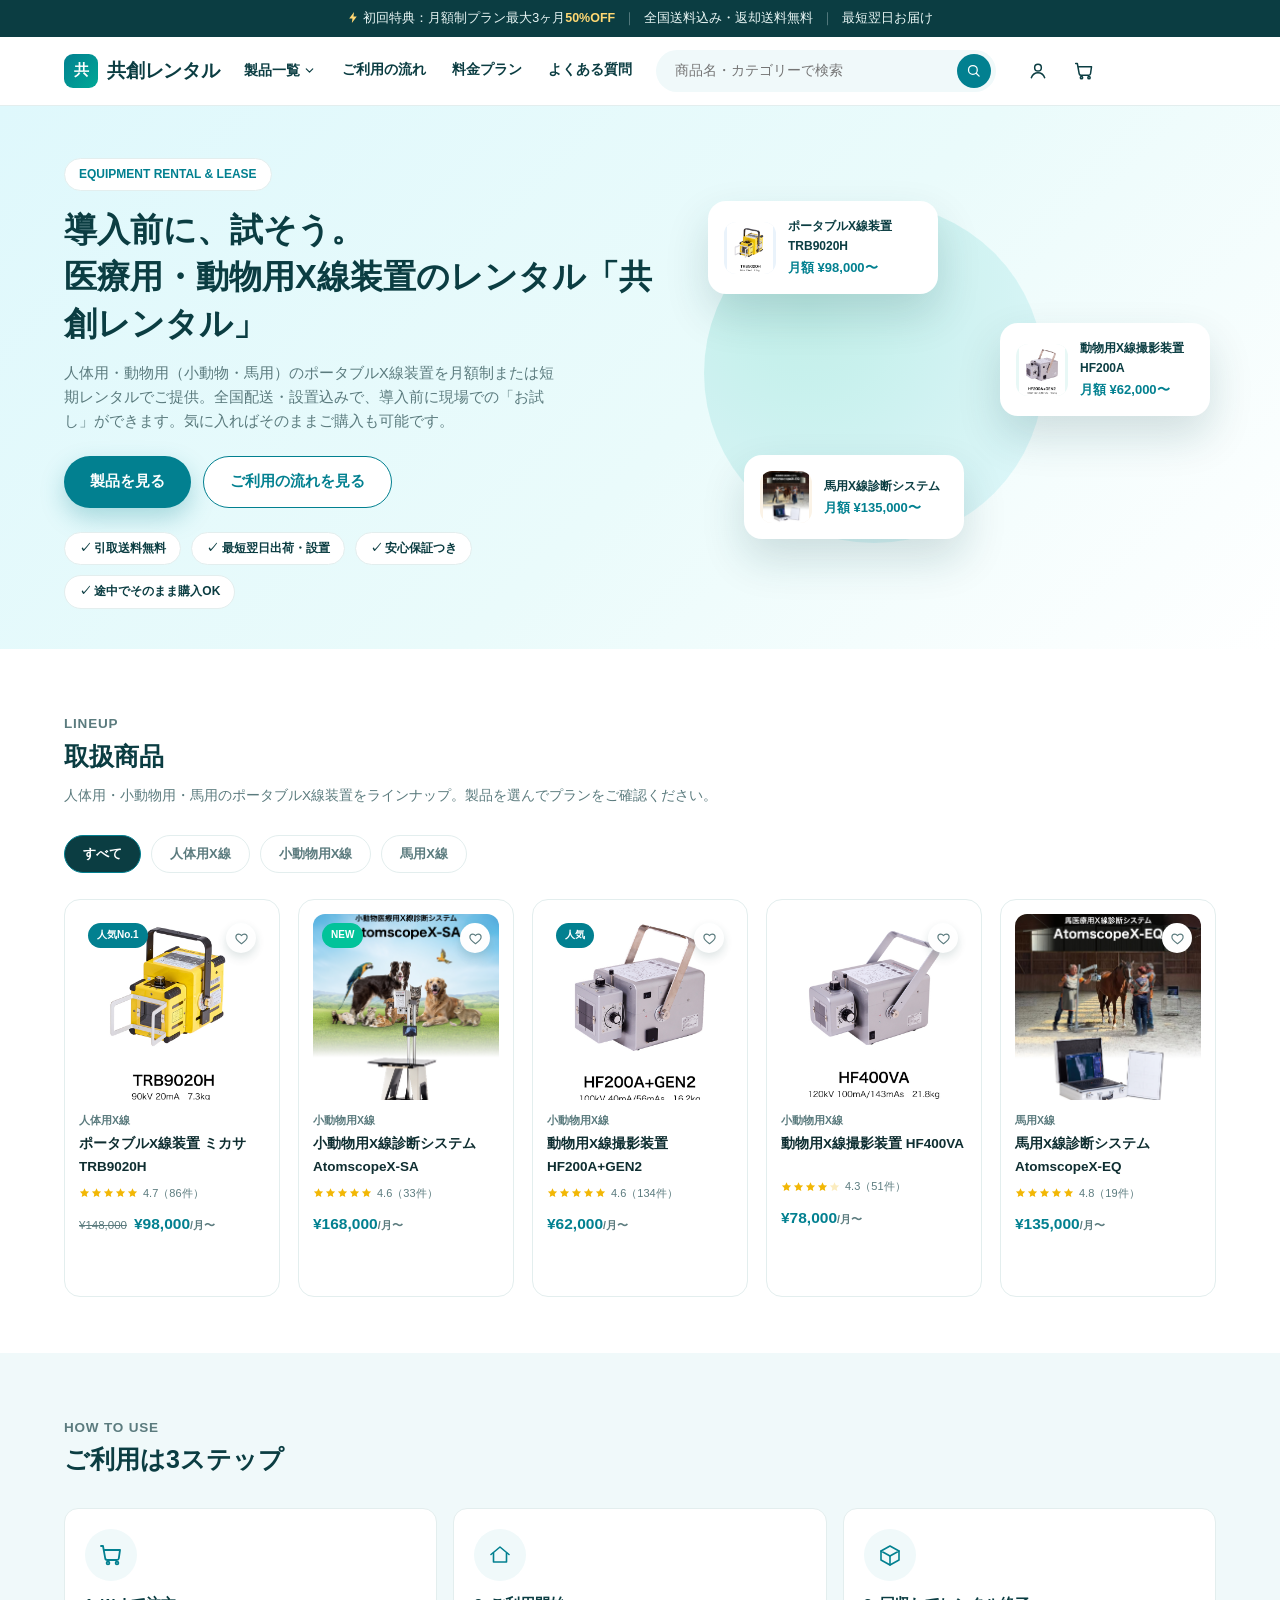
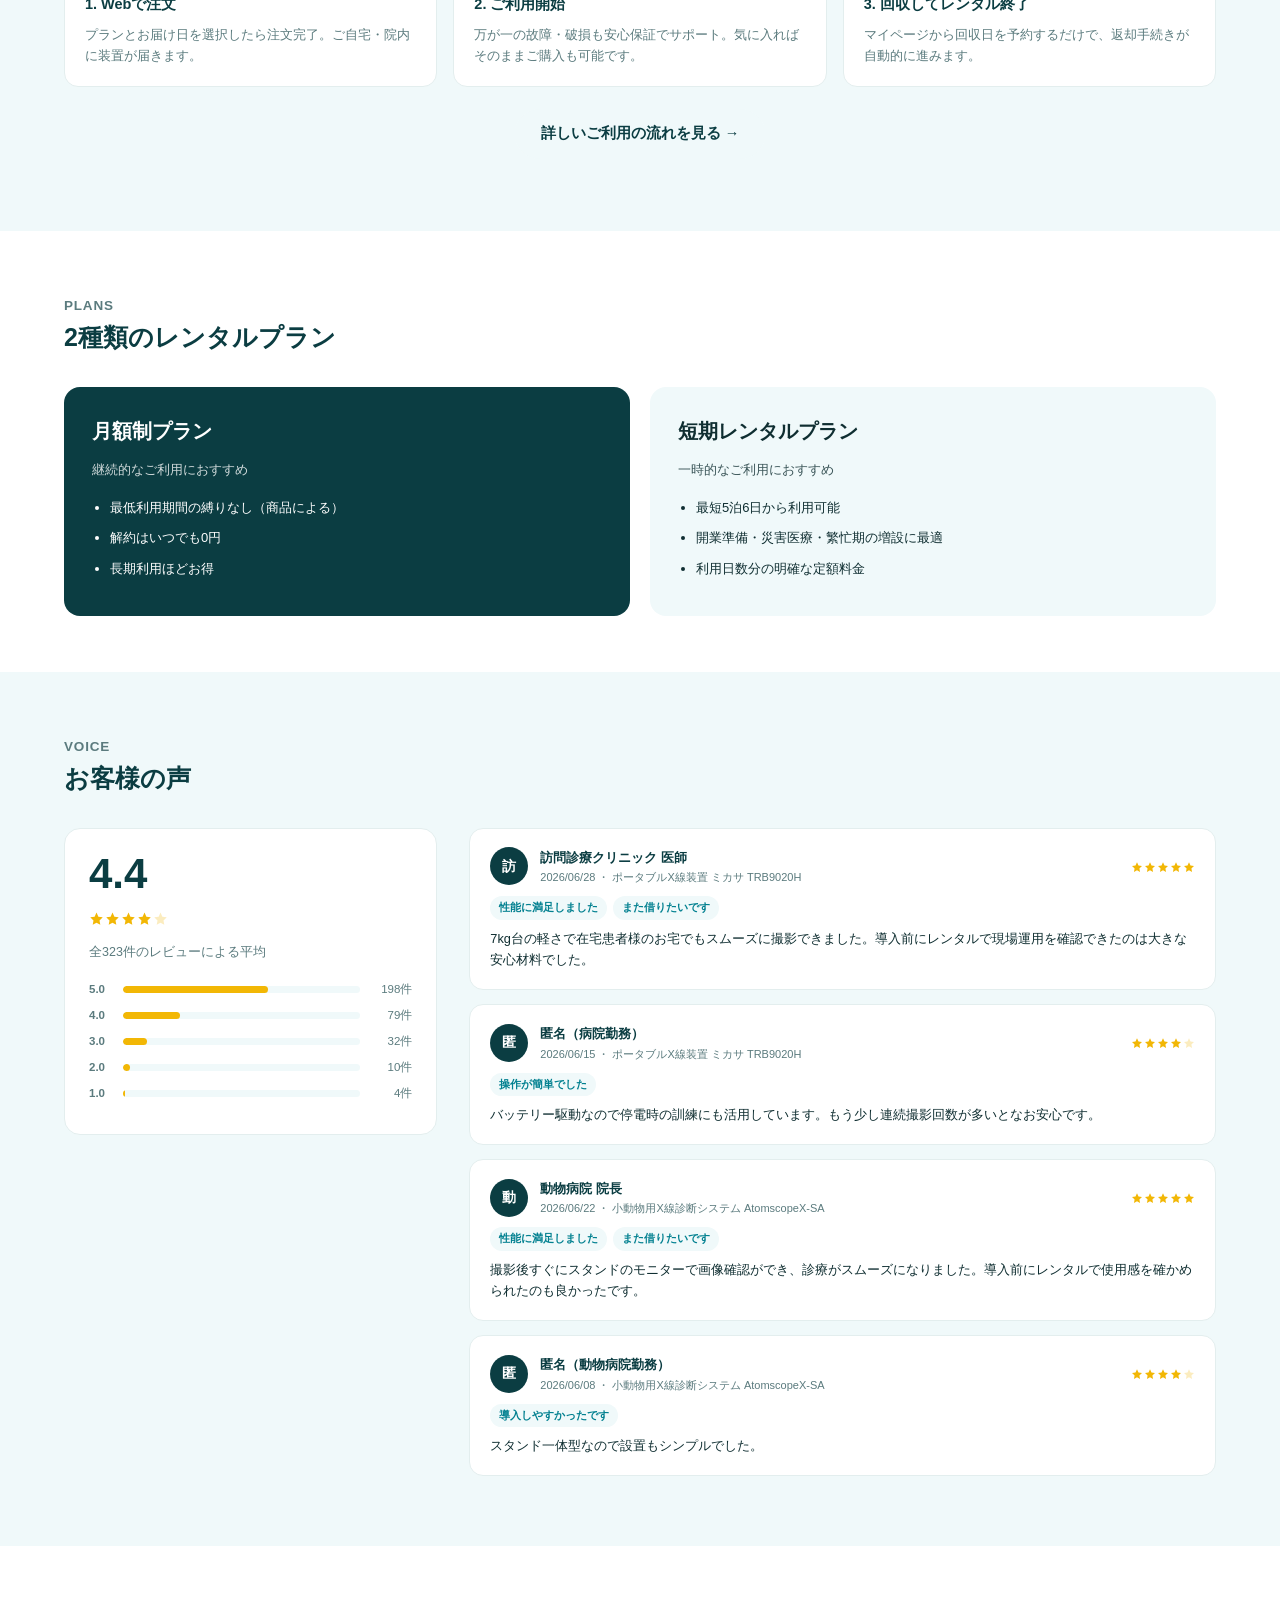
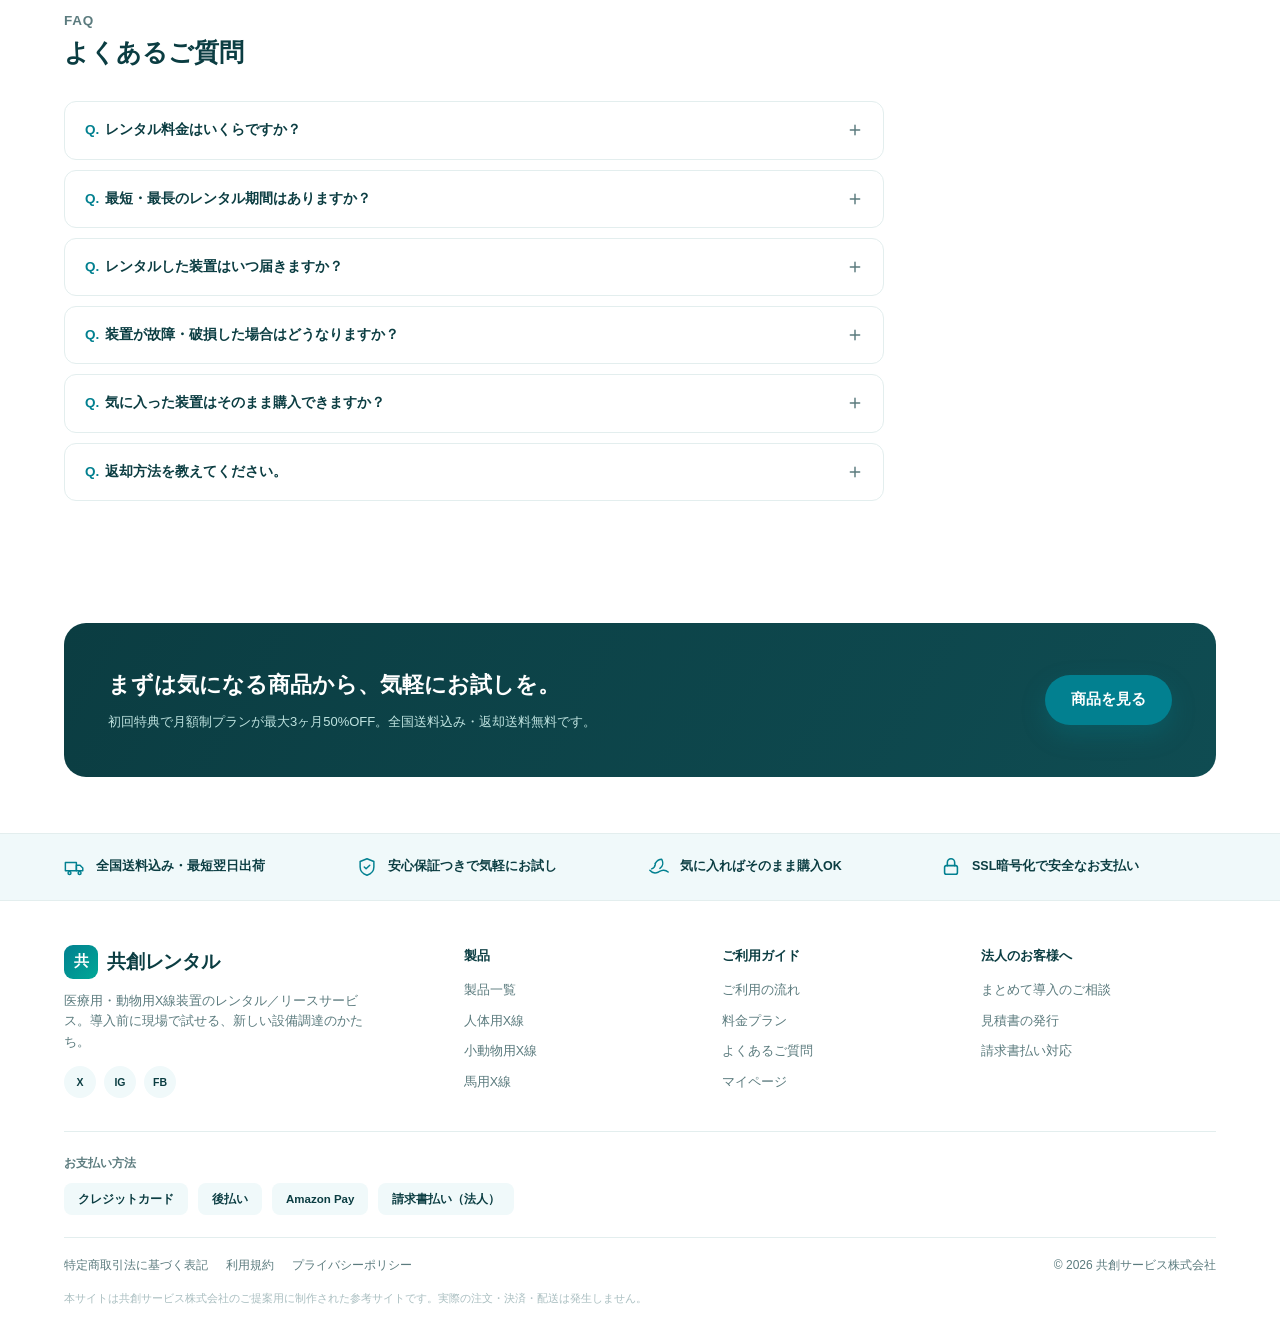
<file: index.html>
<!DOCTYPE html>
<html lang="ja">
<head>
<meta charset="UTF-8">
<meta name="viewport" content="width=device-width, initial-scale=1.0">
<title>共創レンタル ｜ 医療用・動物用X線装置のレンタル＆リース</title>
<link rel="stylesheet" href="style.css">
</head>
<body>

<div id="site-header"></div>

<section class="hero">
  <div class="hero-inner">
    <div>
      <span class="eyebrow">EQUIPMENT RENTAL &amp; LEASE</span>
      <h1>導入前に、試そう。<br>医療用・動物用X線装置のレンタル「共創レンタル」</h1>
      <p class="lead">人体用・動物用（小動物・馬用）のポータブルX線装置を月額制または短期レンタルでご提供。全国配送・設置込みで、導入前に現場での「お試し」ができます。気に入ればそのままご購入も可能です。</p>
      <div class="hero-ctas">
        <a class="btn btn-primary" href="#products">製品を見る</a>
        <a class="btn btn-outline" href="flow.html">ご利用の流れを見る</a>
      </div>
      <div class="hero-badges">
        <span class="badge">✓ 引取送料無料</span>
        <span class="badge">✓ 最短翌日出荷・設置</span>
        <span class="badge">✓ 安心保証つき</span>
        <span class="badge">✓ 途中でそのまま購入OK</span>
      </div>
    </div>
    <div class="hero-showcase" id="hero-showcase"></div>
  </div>
</section>

<div id="site-trust-anchor"></div>

<section class="section" id="products">
  <div class="wrap">
    <div class="section-head">
      <div>
        <p class="kicker">LINEUP</p>
        <h2 id="lineup-title">取扱製品</h2>
        <p>人体用・小動物用・馬用のポータブルX線装置をラインナップ。製品を選んでプランをご確認ください。</p>
      </div>
    </div>
    <div class="cat-chips" id="cat-chips"></div>
    <div class="product-grid" id="product-grid"></div>
  </div>
</section>

<section class="section section-alt">
  <div class="wrap">
    <div class="section-head">
      <div>
        <p class="kicker">HOW TO USE</p>
        <h2>ご利用は3ステップ</h2>
      </div>
    </div>
    <div class="box-grid-3">
      <div class="info-card">
        <div class="icon-circle" data-icon="cart"></div>
        <h4>1. Webで注文</h4>
        <p>プランとお届け日を選択したら注文完了。ご自宅・院内に装置が届きます。</p>
      </div>
      <div class="info-card">
        <div class="icon-circle" data-icon="home"></div>
        <h4>2. ご利用開始</h4>
        <p>万が一の故障・破損も安心保証でサポート。気に入ればそのままご購入も可能です。</p>
      </div>
      <div class="info-card">
        <div class="icon-circle" data-icon="box"></div>
        <h4>3. 回収してレンタル終了</h4>
        <p>マイページから回収日を予約するだけで、返却手続きが自動的に進みます。</p>
      </div>
    </div>
    <p style="text-align:center;margin-top:22px;">
      <a class="btn btn-ghost" href="flow.html">詳しいご利用の流れを見る →</a>
    </p>
  </div>
</section>

<section class="section" id="pricing">
  <div class="wrap">
    <div class="section-head">
      <div>
        <p class="kicker">PLANS</p>
        <h2>2種類のレンタルプラン</h2>
      </div>
    </div>
    <div class="plan-grid">
      <div class="plan-card plan-dark">
        <h3>月額制プラン</h3>
        <p class="sub">継続的なご利用におすすめ</p>
        <ul>
          <li>最低利用期間の縛りなし（商品による）</li>
          <li>解約はいつでも0円</li>
          <li>長期利用ほどお得</li>
        </ul>
      </div>
      <div class="plan-card plan-light">
        <h3>短期レンタルプラン</h3>
        <p class="sub">一時的なご利用におすすめ</p>
        <ul>
          <li>最短5泊6日から利用可能</li>
          <li>開業準備・災害医療・繁忙期の増設に最適</li>
          <li>利用日数分の明確な定額料金</li>
        </ul>
      </div>
    </div>
  </div>
</section>

<section class="section section-alt">
  <div class="wrap">
    <div class="section-head">
      <div>
        <p class="kicker">VOICE</p>
        <h2>お客様の声</h2>
      </div>
    </div>
    <div class="reviews-layout">
      <div class="rating-summary">
        <div class="rating-big">4.4</div>
        <div class="stars"></div>
        <div class="rating-count" id="review-total-count"></div>
        <div id="rating-bars"></div>
      </div>
      <div id="review-cards"></div>
    </div>
  </div>
</section>

<section class="section" id="faq">
  <div class="wrap">
    <div class="section-head">
      <div>
        <p class="kicker">FAQ</p>
        <h2>よくあるご質問</h2>
      </div>
    </div>
    <div class="accordion" id="faq-accordion"></div>
  </div>
</section>

<section class="section">
  <div class="wrap">
    <div class="cta-band">
      <div>
        <h3>まずは気になる商品から、気軽にお試しを。</h3>
        <p>初回特典で月額制プランが最大3ヶ月50%OFF。全国送料込み・返却送料無料です。</p>
      </div>
      <a class="btn btn-primary" href="#products">商品を見る</a>
    </div>
  </div>
</section>

<div id="site-footer"></div>

<script src="app.js"></script>
<script>
  mountChrome("");

  document.querySelectorAll("[data-icon]").forEach(el => { el.innerHTML = ICONS[el.dataset.icon] || ""; });

  // hero showcase mini cards
  document.getElementById("hero-showcase").innerHTML = `
    <div class="hero-blob" style="width:340px;height:340px;left:20px;top:10px;background:radial-gradient(circle at 30% 30%, #BDEDE7, #DFF8FC);opacity:.9;"></div>
    <div class="hero-card hc-1"><div class="thumb" style="background:${CATEGORY_META["人体用X線"].bgFrom};">${productImgHTML("trb9020h")}</div><div><div class="name">ポータブルX線装置 TRB9020H</div><div class="price">月額 ¥98,000〜</div></div></div>
    <div class="hero-card hc-2"><div class="thumb" style="background:${CATEGORY_META["馬用X線"].bgFrom};">${productImgHTML("atomscopexeq")}</div><div><div class="name">馬用X線診断システム</div><div class="price">月額 ¥135,000〜</div></div></div>
    <div class="hero-card hc-3"><div class="thumb" style="background:${CATEGORY_META["小動物用X線"].bgFrom};">${productImgHTML("hf200a")}</div><div><div class="name">動物用X線撮影装置 HF200A</div><div class="price">月額 ¥62,000〜</div></div></div>
  `;

  // ---- product grid with category filter + search ----
  const params = new URLSearchParams(location.search);
  let activeCat = params.get("cat") ? categoryByKey(params.get("cat")) : null;
  const query = (params.get("q") || "").trim().toLowerCase();

  function buildChips() {
    const cats = Object.keys(CATEGORY_META);
    const chipsHTML = [`<button class="chip ${!activeCat ? "active" : ""}" data-cat="">すべて</button>`]
      .concat(cats.map(c => `<button class="chip ${activeCat === c ? "active" : ""}" data-cat="${c}">${c}</button>`))
      .join("");
    document.getElementById("cat-chips").innerHTML = chipsHTML;
    document.querySelectorAll("[data-cat]").forEach(btn => {
      btn.addEventListener("click", () => {
        activeCat = btn.dataset.cat || null;
        buildChips();
        renderGrid();
      });
    });
  }

  function renderGrid() {
    let list = PRODUCTS.slice();
    if (activeCat) list = list.filter(p => p.category === activeCat);
    if (query) list = list.filter(p => (p.name + p.category + p.tagline).toLowerCase().includes(query));

    document.getElementById("lineup-title").textContent = query ? `「${query}」の検索結果` : (activeCat ? activeCat : "取扱商品");

    if (list.length === 0) {
      document.getElementById("product-grid").innerHTML = `<div class="empty-state" style="grid-column:1/-1;">該当する商品が見つかりませんでした。</div>`;
      return;
    }

    document.getElementById("product-grid").innerHTML = list.map(p => {
      const cat = CATEGORY_META[p.category];
      const onSale = !!p.monthlySale;
      return `
      <a class="product-card" href="product.html?id=${p.id}">
        <div class="product-thumb" style="background:linear-gradient(160deg, ${cat.bgFrom}, ${cat.bgTo});">
          ${productBadgeHTML(p)}
          <button class="wish-btn" type="button" onclick="event.preventDefault();this.classList.toggle('liked');">${ICONS.heart}</button>
          ${productImgHTML(p.id, p.name)}
        </div>
        <div class="product-cat">${p.category}</div>
        <p class="product-title">${p.name}</p>
        <div class="product-rating">${starRow(p.rating)} ${p.rating}（${p.reviews}件）</div>
        <div class="product-price-row">
          ${onSale ? `<span class="product-price-was">${yen(p.monthly)}</span>` : ""}
          <span class="product-price">${yen(onSale ? p.monthlySale : p.monthly)}<small>/月〜</small></span>
        </div>
        <button class="quick-add" data-quickadd="${p.id}">カートに追加</button>
      </a>`;
    }).join("");

    document.querySelectorAll("[data-quickadd]").forEach(btn => {
      btn.addEventListener("click", (e) => {
        e.preventDefault();
        const p = getProduct(btn.dataset.quickadd);
        addToCart({
          productId: p.id, name: p.name, icon: p.id,
          planLabel: "月額制プラン", condition: "点検済みリユース品",
          price: p.monthlySale || p.monthly, unit: "月額",
        });
        showToast("カートに追加しました");
      });
    });
  }
  buildChips();
  renderGrid();

  // ---- reviews summary (aggregate) ----
  const allReviews = PRODUCTS.flatMap(p => (p.reviewsList || []).map(r => ({ ...r, productName: p.name })));
  const totalBreakdown = [0,0,0,0,0];
  PRODUCTS.forEach(p => p.ratingBreakdown.forEach((c,i) => totalBreakdown[i]+=c));
  const totalCount = totalBreakdown.reduce((a,b)=>a+b,0);
  document.querySelector(".rating-summary .stars").innerHTML = starRow(4.4);
  document.getElementById("review-total-count").textContent = `全${totalCount.toLocaleString("ja-JP")}件のレビューによる平均`;
  document.getElementById("rating-bars").innerHTML = ratingBarsHTML(totalBreakdown);
  document.getElementById("review-cards").innerHTML = allReviews.slice(0,4).map(r => reviewCardHTML(r, r.productName)).join("");

  // ---- FAQ ----
  document.getElementById("faq-accordion").innerHTML = FAQS.map(f => `
    <div class="accordion-item">
      <div class="accordion-head"><span><span class="qmark">Q.</span>${f.q}</span>${ICONS.plus}</div>
      <div class="accordion-body"><div class="accordion-body-inner">${f.a}</div></div>
    </div>
  `).join("");
  initAccordions();
</script>
</body>
</html>
</file>
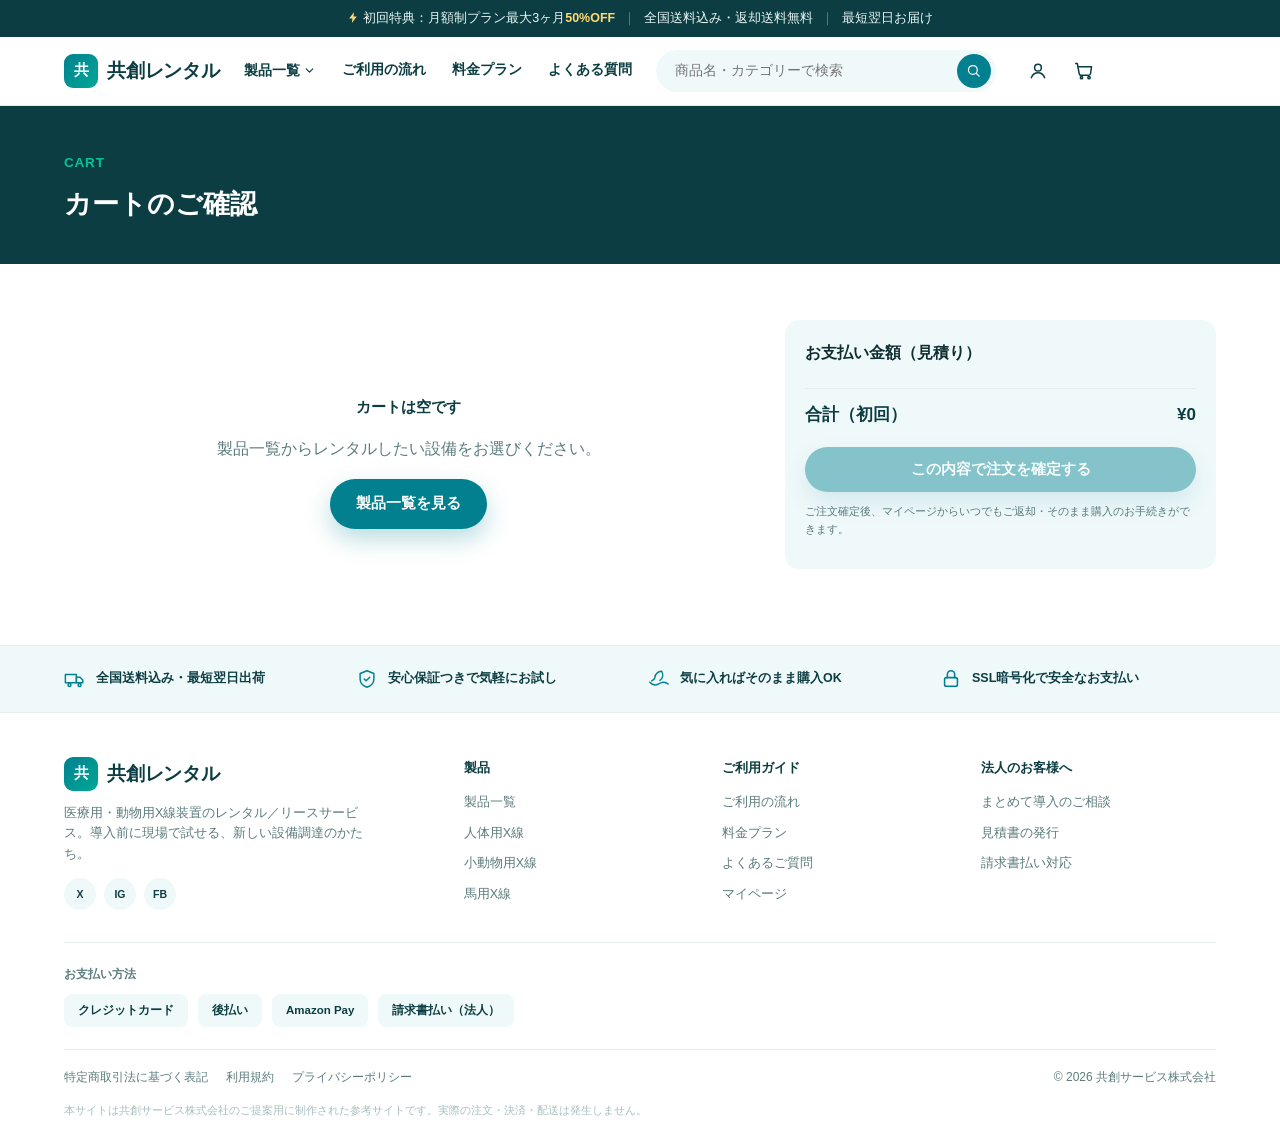
<file: cart.html>
<!DOCTYPE html>
<html lang="ja">
<head>
<meta charset="UTF-8">
<meta name="viewport" content="width=device-width, initial-scale=1.0">
<title>カート ｜ 共創レンタル</title>
<link rel="stylesheet" href="style.css">
</head>
<body>

<div id="site-header"></div>

<div class="page-hero">
  <div class="wrap">
    <p class="kicker">CART</p>
    <h1>カートのご確認</h1>
  </div>
</div>

<section class="section">
  <div class="wrap" id="cart-wrap" style="display:grid;grid-template-columns:1.6fr 1fr;gap:32px;align-items:start;">
    <div id="cart-list"></div>
    <div class="summary-box">
      <h4 style="margin-top:0;">お支払い金額（見積り）</h4>
      <div id="summary-rows"></div>
      <div class="summary-total"><span>合計（初回）</span><span id="summary-total">¥0</span></div>
      <button class="btn btn-primary" id="checkout-btn" style="width:100%;margin-top:18px;">この内容で注文を確定する</button>
      <p style="font-size:11px;color:var(--muted);margin-top:10px;">ご注文確定後、マイページからいつでもご返却・そのまま購入のお手続きができます。</p>
    </div>
  </div>
</section>

<div id="site-footer"></div>

<script src="app.js"></script>
<script>
  mountChrome("");

  function renderCart() {
    const cart = readCart();
    const listEl = document.getElementById("cart-list");
    const summaryEl = document.getElementById("summary-rows");
    const totalEl = document.getElementById("summary-total");

    if (cart.length === 0) {
      listEl.innerHTML = `<div class="empty-state">
        <p style="font-size:15px;font-weight:700;color:var(--dark);">カートは空です</p>
        <p>製品一覧からレンタルしたい設備をお選びください。</p>
        <a class="btn btn-primary" href="index.html">製品一覧を見る</a>
      </div>`;
      summaryEl.innerHTML = "";
      totalEl.textContent = "¥0";
      document.getElementById("checkout-btn").disabled = true;
      return;
    }

    listEl.innerHTML = cart.map((item, i) => {
      const p = getProduct(item.productId);
      const cat = p ? CATEGORY_META[p.category] : null;
      return `
      <div class="cart-row">
        <div class="thumb" style="background:${cat ? cat.bgFrom : "var(--cardbg)"};">${productImgHTML(item.icon, item.name)}</div>
        <div class="grow">
          <div class="name">${item.name}</div>
          <div class="meta">${item.planLabel}　/　${item.condition}${item.deliveryDate ? `　/　お届け予定日 ${item.deliveryDate}` : ""}</div>
          <button class="remove-btn" data-remove="${i}">削除</button>
        </div>
        <div class="price">${yen(item.price)}<div style="font-size:10.5px;font-weight:600;color:var(--muted);">/ ${item.unit}</div></div>
      </div>`;
    }).join("");

    let deliveryFee = cart.length * 8800;
    let subtotal = cart.reduce((a, b) => a + b.price, 0);
    summaryEl.innerHTML = `
      <div class="summary-row"><span>装置レンタル料金（${cart.length}点）</span><span>${yen(subtotal)}</span></div>
      <div class="summary-row"><span>配送・設置手数料</span><span>${yen(deliveryFee)}</span></div>
      <div class="summary-row"><span>返却（引取）送料</span><span>無料</span></div>
    `;
    totalEl.textContent = yen(subtotal + deliveryFee);
    document.getElementById("checkout-btn").disabled = false;

    listEl.querySelectorAll("[data-remove]").forEach(btn => {
      btn.addEventListener("click", () => {
        removeFromCart(parseInt(btn.dataset.remove, 10));
        updateCartBadge();
        renderCart();
      });
    });
  }

  document.getElementById("checkout-btn").addEventListener("click", () => {
    const cart = readCart();
    if (cart.length === 0) return;
    const orders = readOrders();
    const today = new Date().toISOString().slice(0, 10);
    cart.forEach((item) => {
      orders.unshift({
        id: "KS-" + Math.random().toString(36).slice(2, 8).toUpperCase(),
        productId: item.productId,
        name: item.name,
        icon: item.icon,
        planLabel: item.planLabel,
        price: item.price,
        status: "using",
        orderedAt: today,
      });
    });
    writeOrders(orders);
    clearCart();
    updateCartBadge();
    location.href = "mypage.html?ordered=1";
  });

  renderCart();
</script>
</body>
</html>
</file>
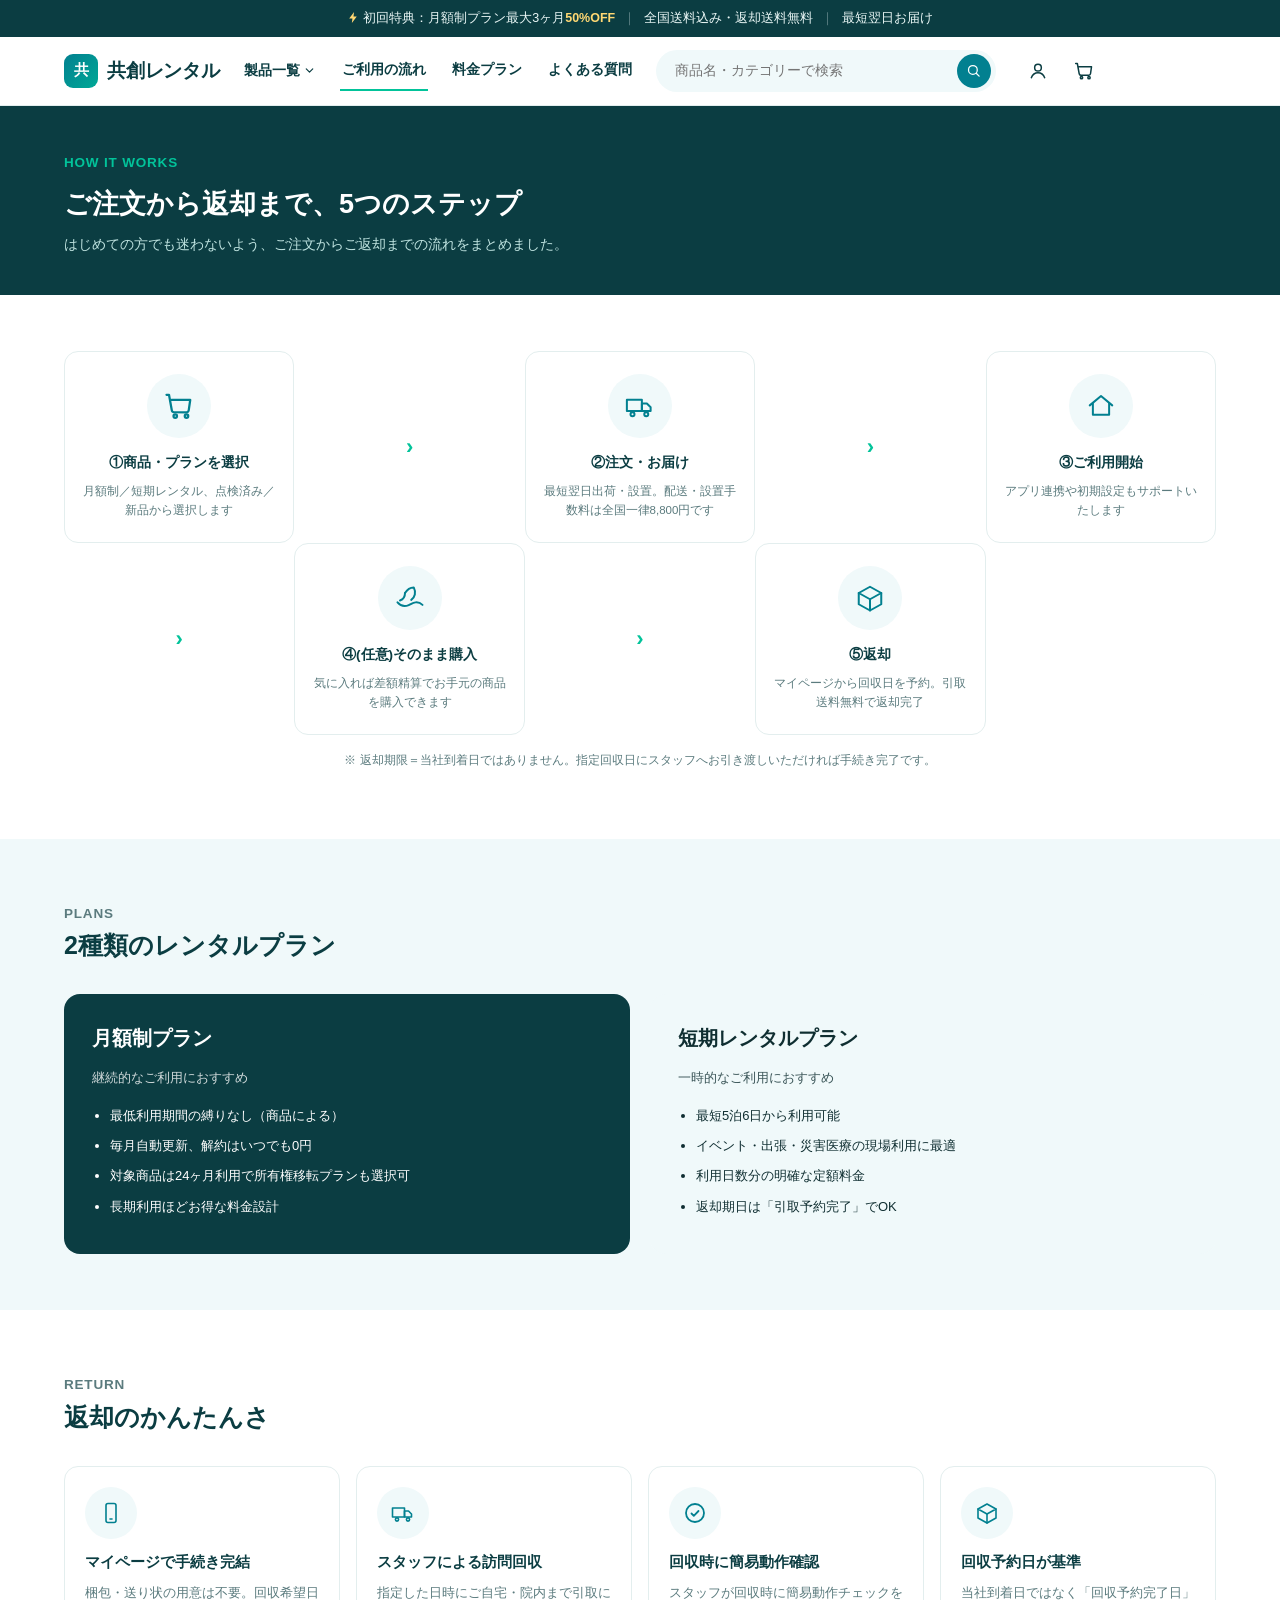
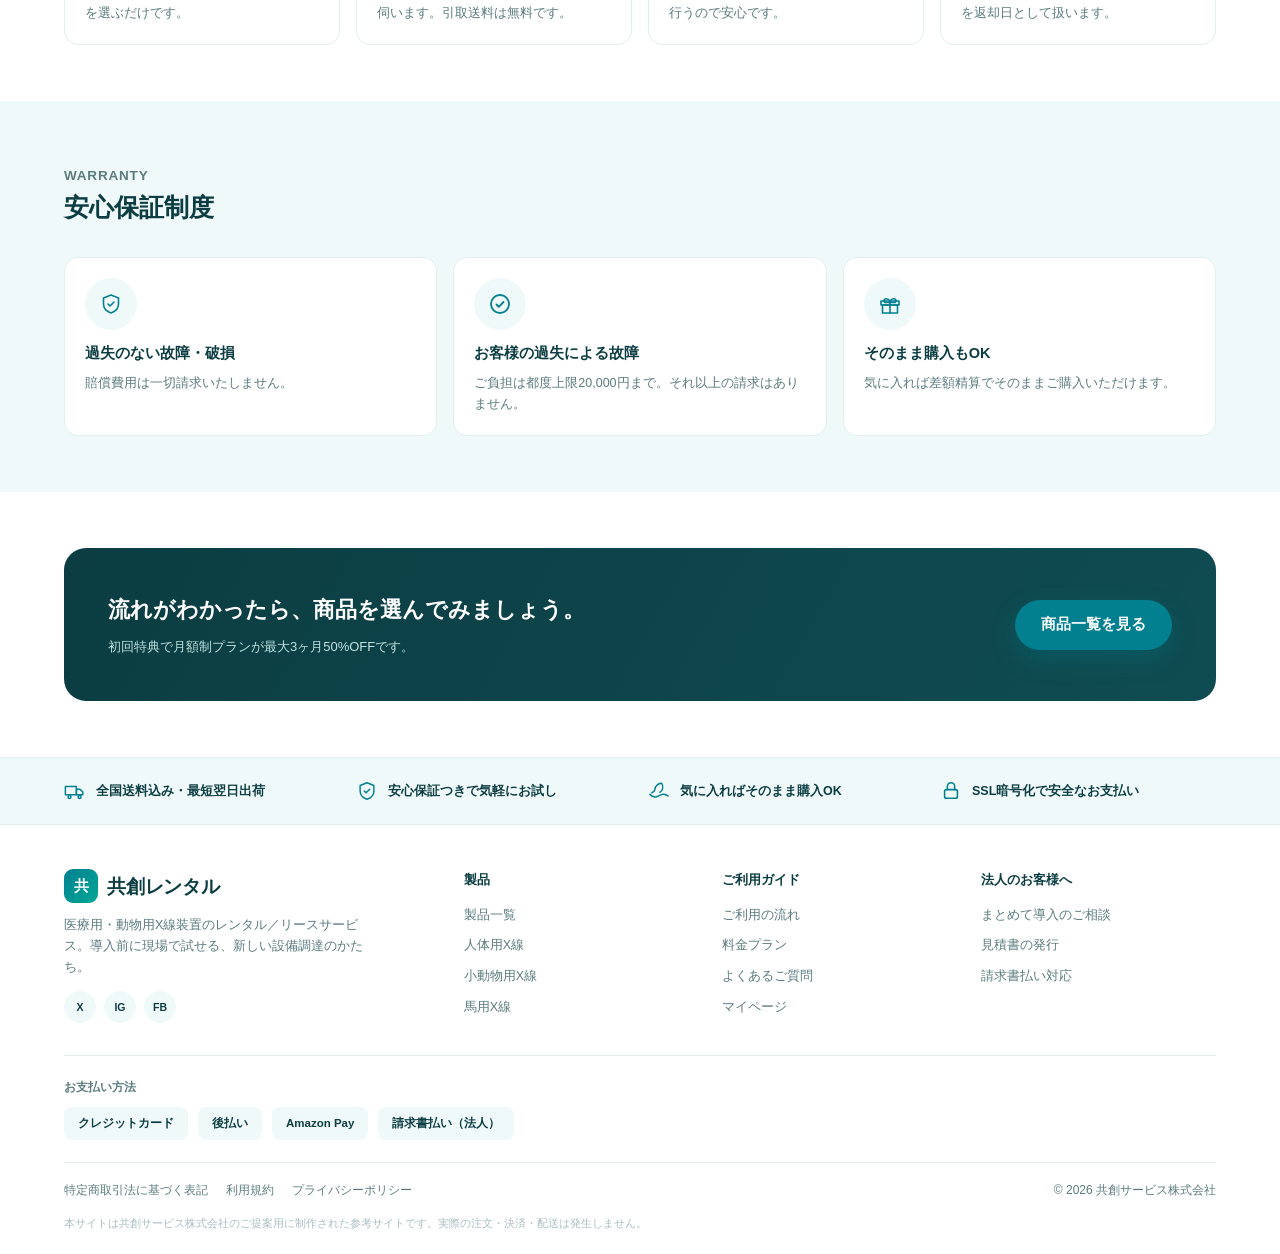
<file: flow.html>
<!DOCTYPE html>
<html lang="ja">
<head>
<meta charset="UTF-8">
<meta name="viewport" content="width=device-width, initial-scale=1.0">
<title>ご利用の流れ ｜ 共創レンタル</title>
<link rel="stylesheet" href="style.css">
</head>
<body>

<div id="site-header"></div>

<div class="page-hero">
  <div class="wrap">
    <p class="kicker">HOW IT WORKS</p>
    <h1>ご注文から返却まで、5つのステップ</h1>
    <p>はじめての方でも迷わないよう、ご注文からご返却までの流れをまとめました。</p>
  </div>
</div>

<section class="section">
  <div class="wrap">
    <div class="flow-steps">
      <div class="flow-step">
        <div class="icon-circle" data-icon="cart"></div>
        <h3>①商品・プランを選択</h3>
        <p>月額制／短期レンタル、点検済み／新品から選択します</p>
      </div>
      <div class="flow-arrow">›</div>
      <div class="flow-step">
        <div class="icon-circle" data-icon="truck"></div>
        <h3>②注文・お届け</h3>
        <p>最短翌日出荷・設置。配送・設置手数料は全国一律8,800円です</p>
      </div>
      <div class="flow-arrow">›</div>
      <div class="flow-step">
        <div class="icon-circle" data-icon="home"></div>
        <h3>③ご利用開始</h3>
        <p>アプリ連携や初期設定もサポートいたします</p>
      </div>
      <div class="flow-arrow">›</div>
      <div class="flow-step">
        <div class="icon-circle" data-icon="buy"></div>
        <h3>④(任意)そのまま購入</h3>
        <p>気に入れば差額精算でお手元の商品を購入できます</p>
      </div>
      <div class="flow-arrow">›</div>
      <div class="flow-step">
        <div class="icon-circle" data-icon="box"></div>
        <h3>⑤返却</h3>
        <p>マイページから回収日を予約。引取送料無料で返却完了</p>
      </div>
    </div>
    <p style="text-align:center;color:var(--muted);font-size:12px;margin-top:16px;">
      ※ 返却期限＝当社到着日ではありません。指定回収日にスタッフへお引き渡しいただければ手続き完了です。
    </p>
  </div>
</section>

<section class="section section-alt">
  <div class="wrap">
    <div class="section-head">
      <div>
        <p class="kicker">PLANS</p>
        <h2>2種類のレンタルプラン</h2>
      </div>
    </div>
    <div class="plan-grid">
      <div class="plan-card plan-dark">
        <h3>月額制プラン</h3>
        <p class="sub">継続的なご利用におすすめ</p>
        <ul>
          <li>最低利用期間の縛りなし（商品による）</li>
          <li>毎月自動更新、解約はいつでも0円</li>
          <li>対象商品は24ヶ月利用で所有権移転プランも選択可</li>
          <li>長期利用ほどお得な料金設計</li>
        </ul>
      </div>
      <div class="plan-card plan-light">
        <h3>短期レンタルプラン</h3>
        <p class="sub">一時的なご利用におすすめ</p>
        <ul>
          <li>最短5泊6日から利用可能</li>
          <li>イベント・出張・災害医療の現場利用に最適</li>
          <li>利用日数分の明確な定額料金</li>
          <li>返却期日は「引取予約完了」でOK</li>
        </ul>
      </div>
    </div>
  </div>
</section>

<section class="section">
  <div class="wrap">
    <div class="section-head">
      <div>
        <p class="kicker">RETURN</p>
        <h2>返却のかんたんさ</h2>
      </div>
    </div>
    <div class="box-grid-4">
      <div class="info-card">
        <div class="icon-circle" data-icon="mobile"></div>
        <h4>マイページで手続き完結</h4>
        <p>梱包・送り状の用意は不要。回収希望日を選ぶだけです。</p>
      </div>
      <div class="info-card">
        <div class="icon-circle" data-icon="truck"></div>
        <h4>スタッフによる訪問回収</h4>
        <p>指定した日時にご自宅・院内まで引取に伺います。引取送料は無料です。</p>
      </div>
      <div class="info-card">
        <div class="icon-circle" data-icon="check"></div>
        <h4>回収時に簡易動作確認</h4>
        <p>スタッフが回収時に簡易動作チェックを行うので安心です。</p>
      </div>
      <div class="info-card">
        <div class="icon-circle" data-icon="box"></div>
        <h4>回収予約日が基準</h4>
        <p>当社到着日ではなく「回収予約完了日」を返却日として扱います。</p>
      </div>
    </div>
  </div>
</section>

<section class="section section-alt">
  <div class="wrap">
    <div class="section-head">
      <div>
        <p class="kicker">WARRANTY</p>
        <h2>安心保証制度</h2>
      </div>
    </div>
    <div class="box-grid-3">
      <div class="info-card">
        <div class="icon-circle" data-icon="shield"></div>
        <h4>過失のない故障・破損</h4>
        <p>賠償費用は一切請求いたしません。</p>
      </div>
      <div class="info-card">
        <div class="icon-circle" data-icon="check"></div>
        <h4>お客様の過失による故障</h4>
        <p>ご負担は都度上限20,000円まで。それ以上の請求はありません。</p>
      </div>
      <div class="info-card">
        <div class="icon-circle" data-icon="gift"></div>
        <h4>そのまま購入もOK</h4>
        <p>気に入れば差額精算でそのままご購入いただけます。</p>
      </div>
    </div>
  </div>
</section>

<section class="section">
  <div class="wrap">
    <div class="cta-band">
      <div>
        <h3>流れがわかったら、商品を選んでみましょう。</h3>
        <p>初回特典で月額制プランが最大3ヶ月50%OFFです。</p>
      </div>
      <a class="btn btn-primary" href="index.html#products">商品一覧を見る</a>
    </div>
  </div>
</section>

<div id="site-footer"></div>

<script src="app.js"></script>
<script>
  mountChrome("flow");
  document.querySelectorAll("[data-icon]").forEach(el => { el.innerHTML = ICONS[el.dataset.icon] || ""; });
</script>
</body>
</html>
</file>
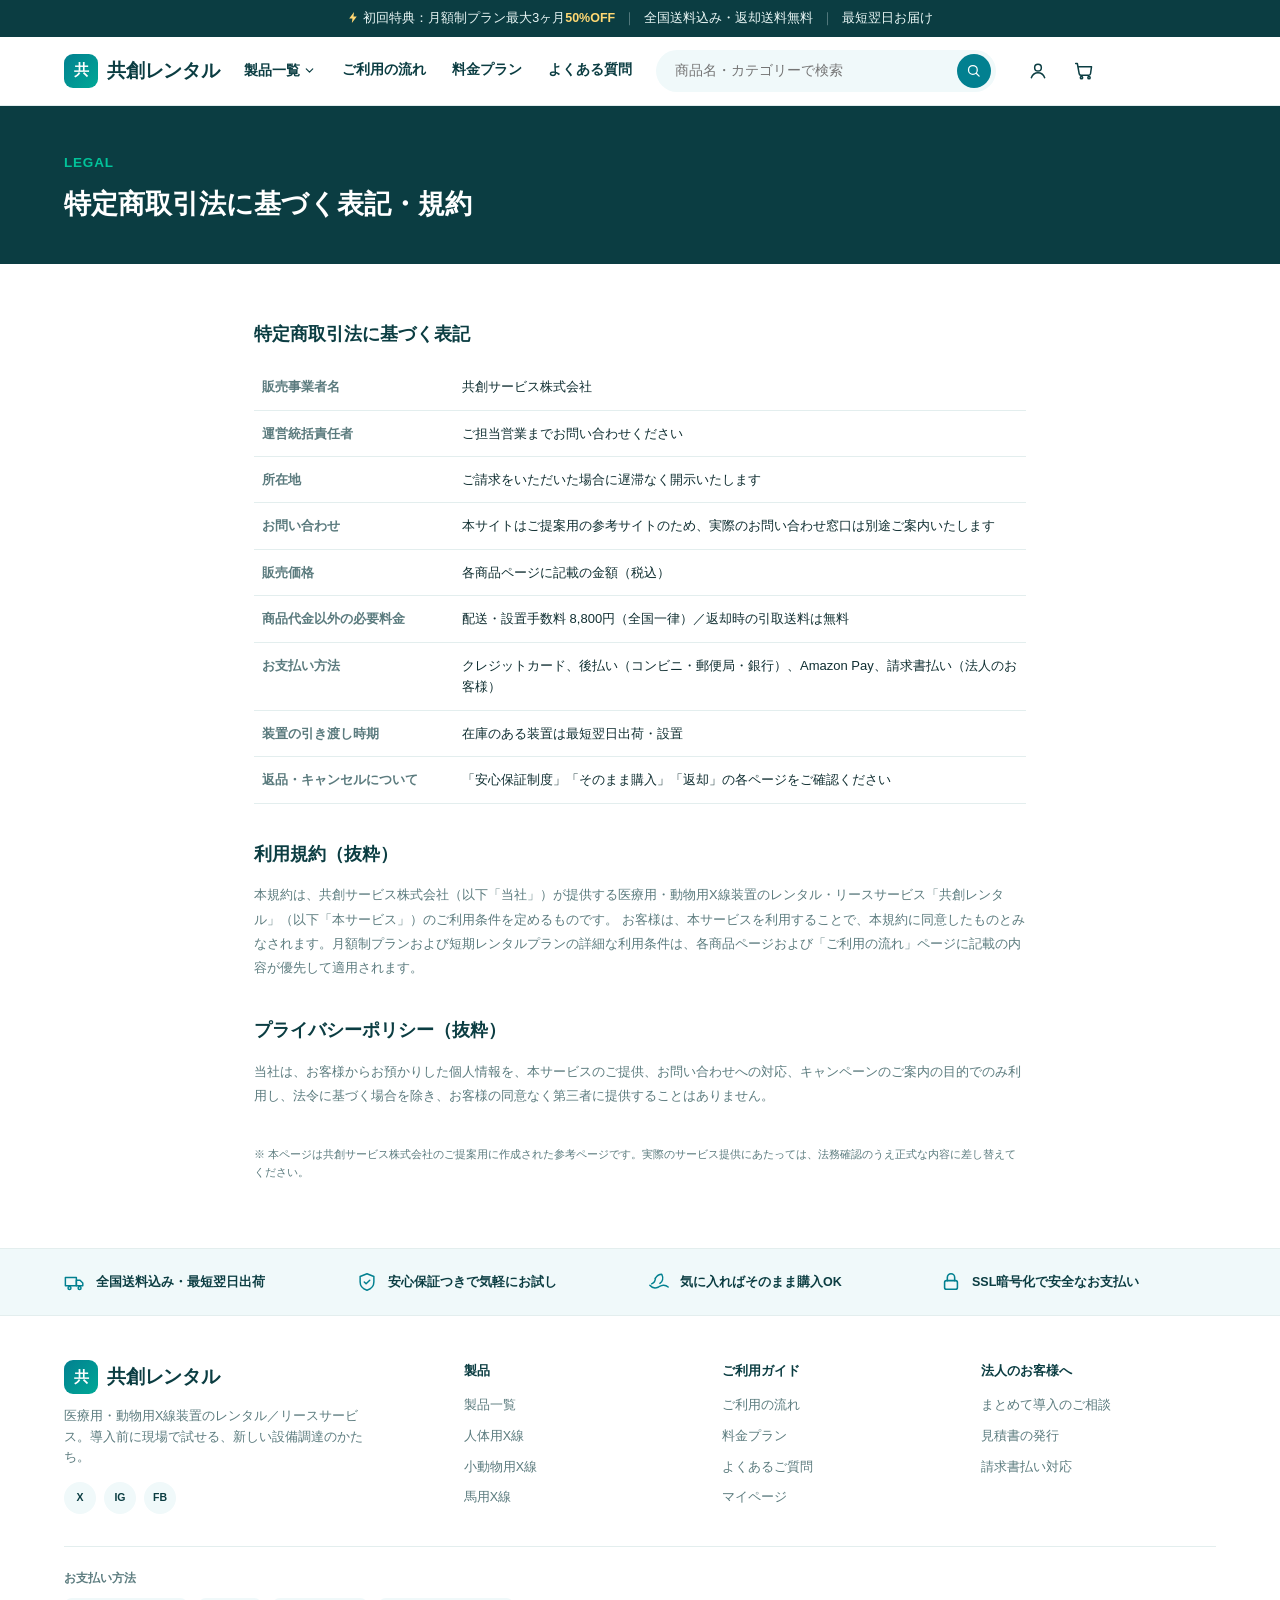
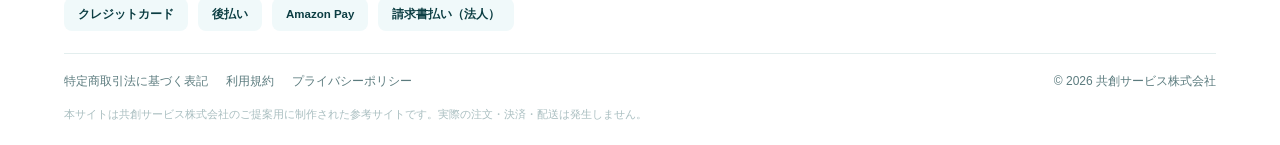
<file: legal.html>
<!DOCTYPE html>
<html lang="ja">
<head>
<meta charset="UTF-8">
<meta name="viewport" content="width=device-width, initial-scale=1.0">
<title>特定商取引法に基づく表記 ｜ 共創レンタル</title>
<link rel="stylesheet" href="style.css">
</head>
<body>

<div id="site-header"></div>

<div class="page-hero">
  <div class="wrap">
    <p class="kicker">LEGAL</p>
    <h1>特定商取引法に基づく表記・規約</h1>
  </div>
</div>

<section class="section">
  <div class="wrap" style="max-width:820px;">

    <div class="legal-block">
      <h2>特定商取引法に基づく表記</h2>
      <table class="legal-table">
        <tr><td>販売事業者名</td><td>共創サービス株式会社</td></tr>
        <tr><td>運営統括責任者</td><td>ご担当営業までお問い合わせください</td></tr>
        <tr><td>所在地</td><td>ご請求をいただいた場合に遅滞なく開示いたします</td></tr>
        <tr><td>お問い合わせ</td><td>本サイトはご提案用の参考サイトのため、実際のお問い合わせ窓口は別途ご案内いたします</td></tr>
        <tr><td>販売価格</td><td>各商品ページに記載の金額（税込）</td></tr>
        <tr><td>商品代金以外の必要料金</td><td>配送・設置手数料 8,800円（全国一律）／返却時の引取送料は無料</td></tr>
        <tr><td>お支払い方法</td><td>クレジットカード、後払い（コンビニ・郵便局・銀行）、Amazon Pay、請求書払い（法人のお客様）</td></tr>
        <tr><td>装置の引き渡し時期</td><td>在庫のある装置は最短翌日出荷・設置</td></tr>
        <tr><td>返品・キャンセルについて</td><td>「安心保証制度」「そのまま購入」「返却」の各ページをご確認ください</td></tr>
      </table>
    </div>

    <div class="legal-block" id="terms">
      <h2>利用規約（抜粋）</h2>
      <p style="font-size:12.8px;color:var(--muted);line-height:1.9;">
        本規約は、共創サービス株式会社（以下「当社」）が提供する医療用・動物用X線装置のレンタル・リースサービス「共創レンタル」（以下「本サービス」）のご利用条件を定めるものです。
        お客様は、本サービスを利用することで、本規約に同意したものとみなされます。月額制プランおよび短期レンタルプランの詳細な利用条件は、各商品ページおよび「ご利用の流れ」ページに記載の内容が優先して適用されます。
      </p>
    </div>

    <div class="legal-block" id="privacy">
      <h2>プライバシーポリシー（抜粋）</h2>
      <p style="font-size:12.8px;color:var(--muted);line-height:1.9;">
        当社は、お客様からお預かりした個人情報を、本サービスのご提供、お問い合わせへの対応、キャンペーンのご案内の目的でのみ利用し、法令に基づく場合を除き、お客様の同意なく第三者に提供することはありません。
      </p>
    </div>

    <p style="font-size:11px;color:var(--muted);">※ 本ページは共創サービス株式会社のご提案用に作成された参考ページです。実際のサービス提供にあたっては、法務確認のうえ正式な内容に差し替えてください。</p>
  </div>
</section>

<div id="site-footer"></div>

<script src="app.js"></script>
<script>
  mountChrome("");
</script>
</body>
</html>
</file>
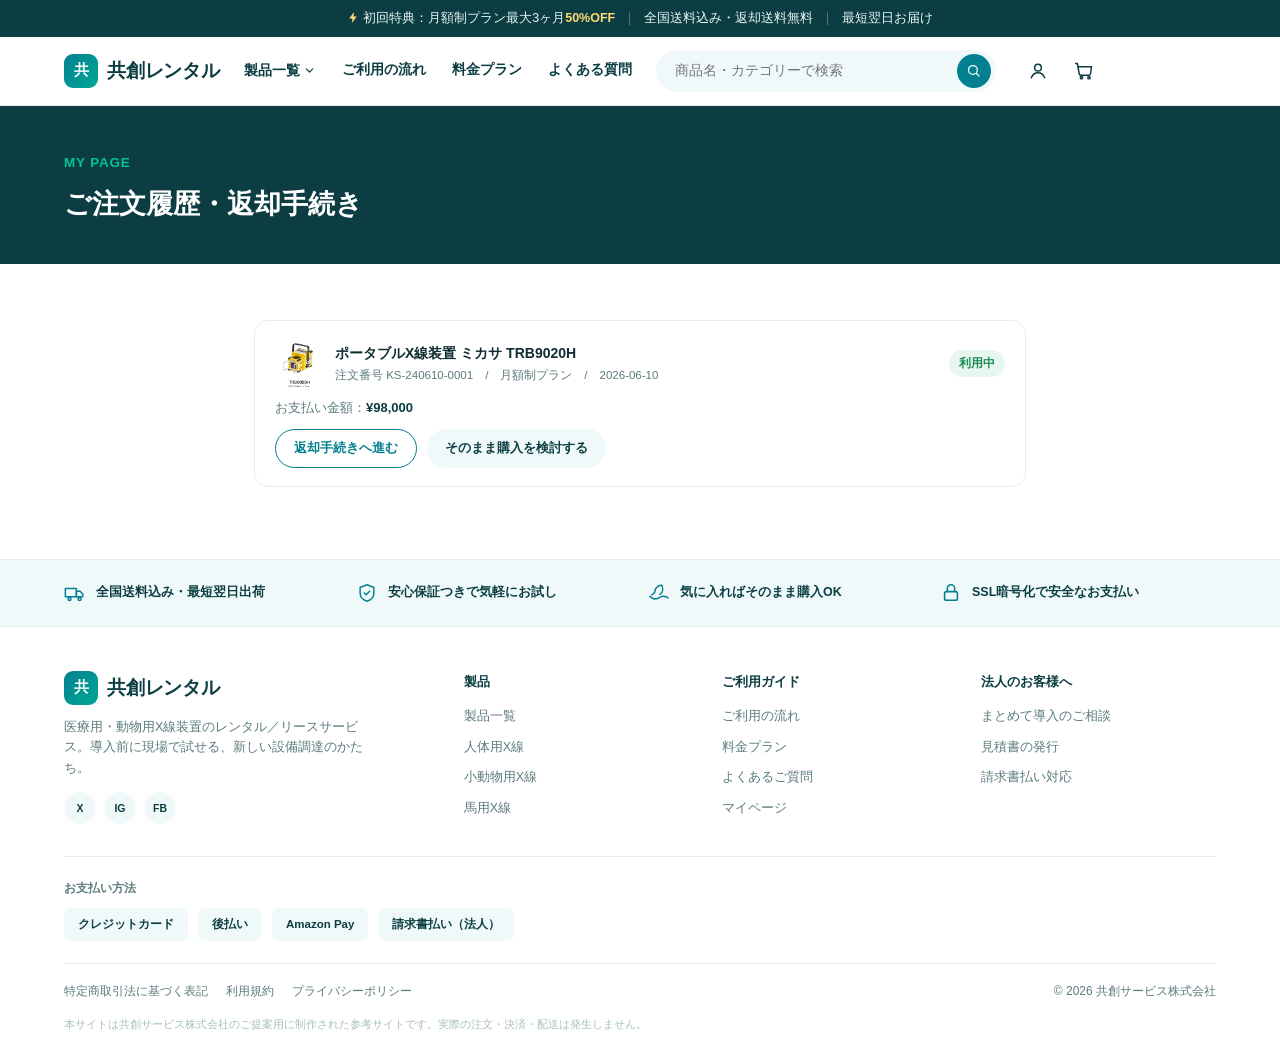
<file: mypage.html>
<!DOCTYPE html>
<html lang="ja">
<head>
<meta charset="UTF-8">
<meta name="viewport" content="width=device-width, initial-scale=1.0">
<title>マイページ ｜ 共創レンタル</title>
<link rel="stylesheet" href="style.css">
</head>
<body>

<div id="site-header"></div>

<div class="page-hero">
  <div class="wrap">
    <p class="kicker">MY PAGE</p>
    <h1>ご注文履歴・返却手続き</h1>
  </div>
</div>

<section class="section">
  <div class="wrap" style="max-width:820px;">
    <div id="orders-list"></div>
  </div>
</section>

<div id="return-modal" style="display:none;position:fixed;inset:0;background:rgba(11,61,66,.55);z-index:200;align-items:center;justify-content:center;">
  <div style="background:#fff;border-radius:16px;padding:28px;max-width:380px;width:90%;text-align:center;">
    <p class="step-badge">返却（引取）手続き</p>
    <h3 style="margin:6px 0 10px;font-size:17px;">回収受付コード</h3>
    <p style="font-size:12.5px;color:var(--muted);margin:0 0 6px;">ご希望の回収日：最短2営業日後。訪問スタッフにこちらのコードをご提示ください</p>
    <div class="barcode"></div>
    <p style="font-size:11px;color:var(--muted);">梱包・送り状の用意は不要です。引取送料は無料です。</p>
    <div style="display:flex;gap:10px;margin-top:16px;">
      <button class="btn btn-ghost" id="modal-cancel" style="flex:1;">閉じる</button>
      <button class="btn btn-primary" id="modal-confirm" style="flex:1;">返却手続きを完了する</button>
    </div>
  </div>
</div>

<div id="site-footer"></div>

<script src="app.js"></script>
<script>
  mountChrome("");
  seedOrderIfEmpty();
  let targetOrderId = null;

  function productIconOf(order) {
    return order.icon || (getProduct(order.productId) || {}).id || "trb9020h";
  }
  function productCatBg(order) {
    const p = getProduct(order.productId);
    return p ? CATEGORY_META[p.category].bgFrom : "var(--cardbg)";
  }

  function renderOrders() {
    const orders = readOrders();
    const el = document.getElementById("orders-list");
    if (orders.length === 0) {
      el.innerHTML = `<div class="empty-state"><p>ご注文履歴はまだありません。</p><a class="btn btn-primary" href="index.html">商品を見てみる</a></div>`;
      return;
    }
    el.innerHTML = orders.map(o => `
      <div class="order-card">
        <div class="head">
          <div style="display:flex;align-items:center;gap:12px;">
            <div class="thumb" style="width:48px;height:48px;border-radius:10px;background:${productCatBg(o)};display:flex;align-items:center;justify-content:center;overflow:hidden;">
              ${productImgHTML(productIconOf(o), o.name)}
            </div>
            <div>
              <div style="font-weight:700;font-size:14px;">${o.name || (getProduct(o.productId) || {}).name || "商品"}</div>
              <div style="font-size:11.5px;color:var(--muted);">注文番号 ${o.id}　/　${o.planLabel}　/　${o.orderedAt}</div>
            </div>
          </div>
          <span class="status-pill ${o.status === "using" ? "status-using" : "status-returned"}">${o.status === "using" ? "利用中" : "返却済み"}</span>
        </div>
        <div style="font-size:13px;color:var(--muted);margin-bottom:10px;">お支払い金額：<b style="color:var(--dark);">${yen(o.price)}</b></div>
        <div style="display:flex;gap:10px;">
          ${o.status === "using" ? `<button class="btn btn-outline btn-sm" data-return="${o.id}">返却手続きへ進む</button>
          <a class="btn btn-ghost btn-sm" href="product.html?id=${o.productId}">そのまま購入を検討する</a>` : `<span style="font-size:12px;color:var(--muted);">ご利用ありがとうございました</span>`}
        </div>
      </div>
    `).join("");

    el.querySelectorAll("[data-return]").forEach(btn => {
      btn.addEventListener("click", () => {
        targetOrderId = btn.dataset.return;
        document.getElementById("return-modal").style.display = "flex";
      });
    });
  }

  document.getElementById("modal-cancel").addEventListener("click", () => {
    document.getElementById("return-modal").style.display = "none";
  });
  document.getElementById("modal-confirm").addEventListener("click", () => {
    const orders = readOrders();
    const idx = orders.findIndex(o => o.id === targetOrderId);
    if (idx >= 0) orders[idx].status = "returned";
    writeOrders(orders);
    document.getElementById("return-modal").style.display = "none";
    showToast("返却手続きが完了しました");
    renderOrders();
  });

  if (new URLSearchParams(location.search).get("ordered") === "1") {
    setTimeout(() => showToast("ご注文ありがとうございます"), 300);
  }

  renderOrders();
</script>
</body>
</html>
</file>
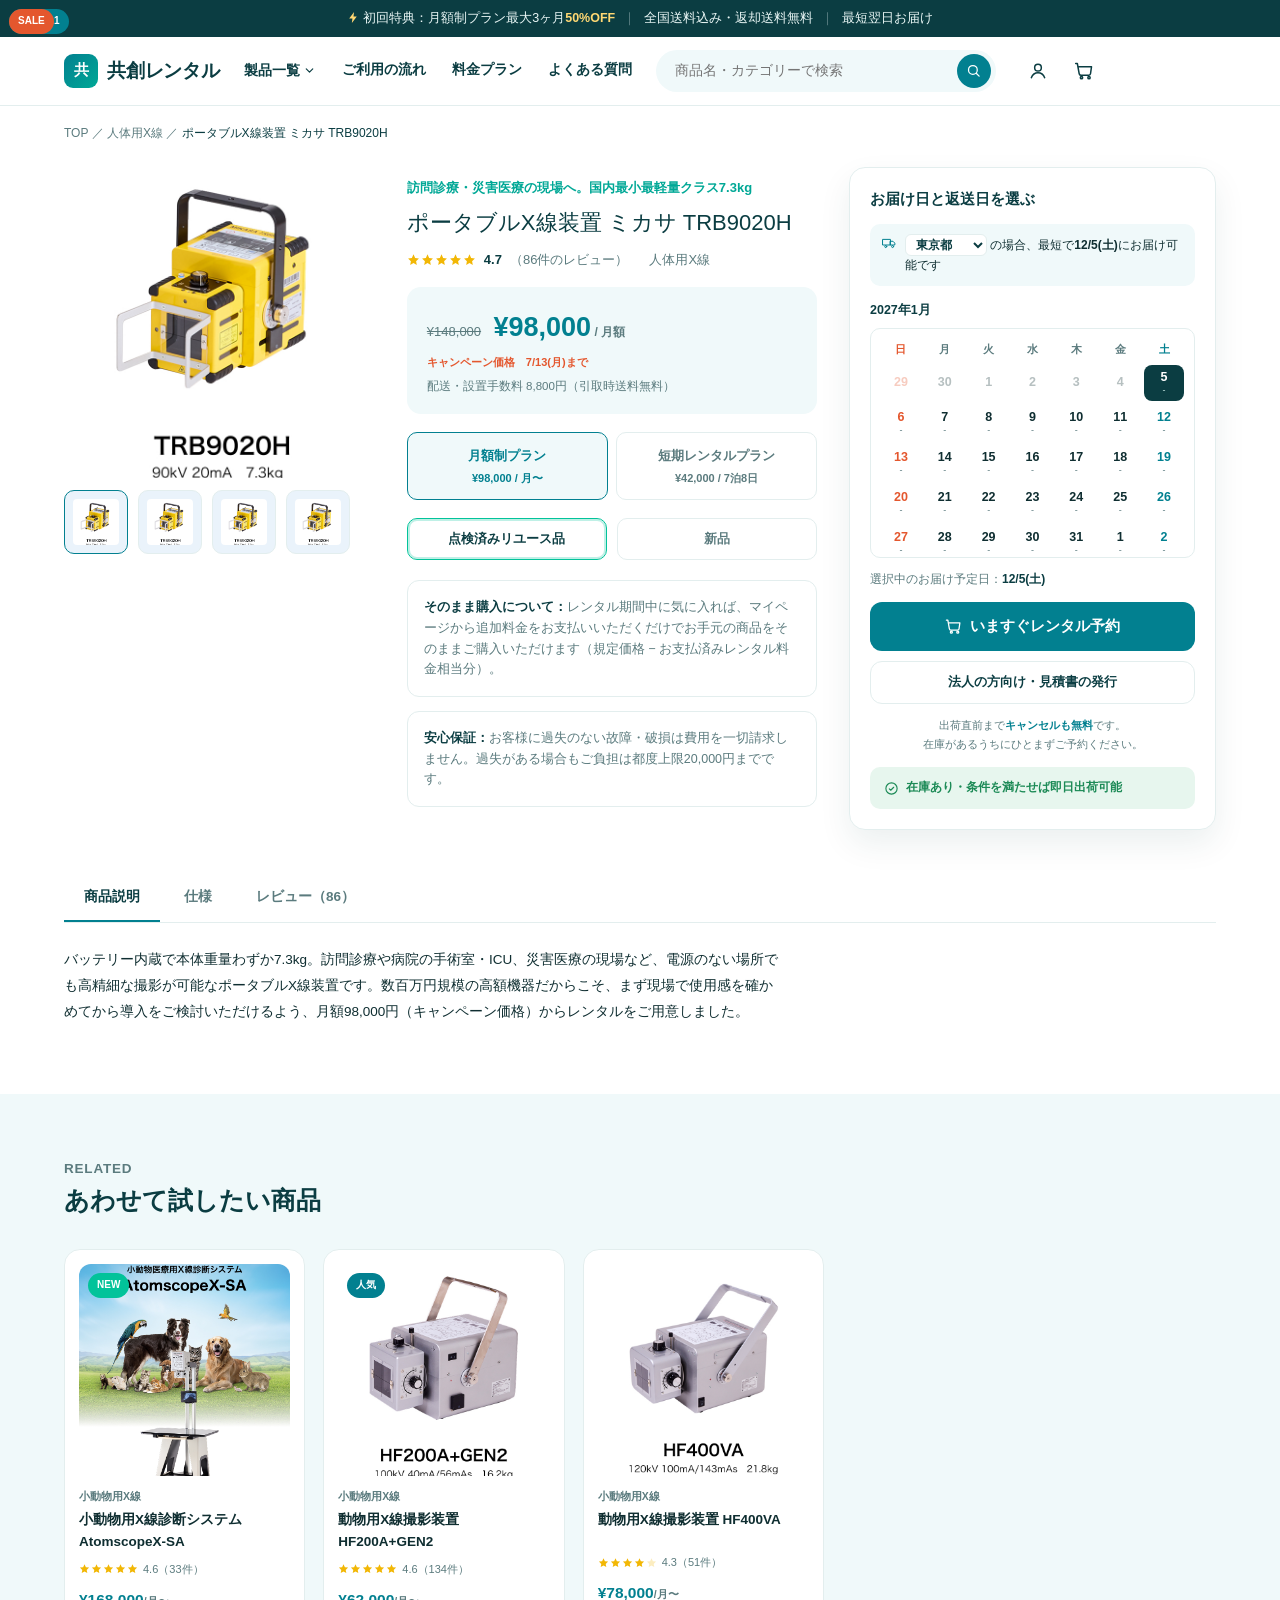
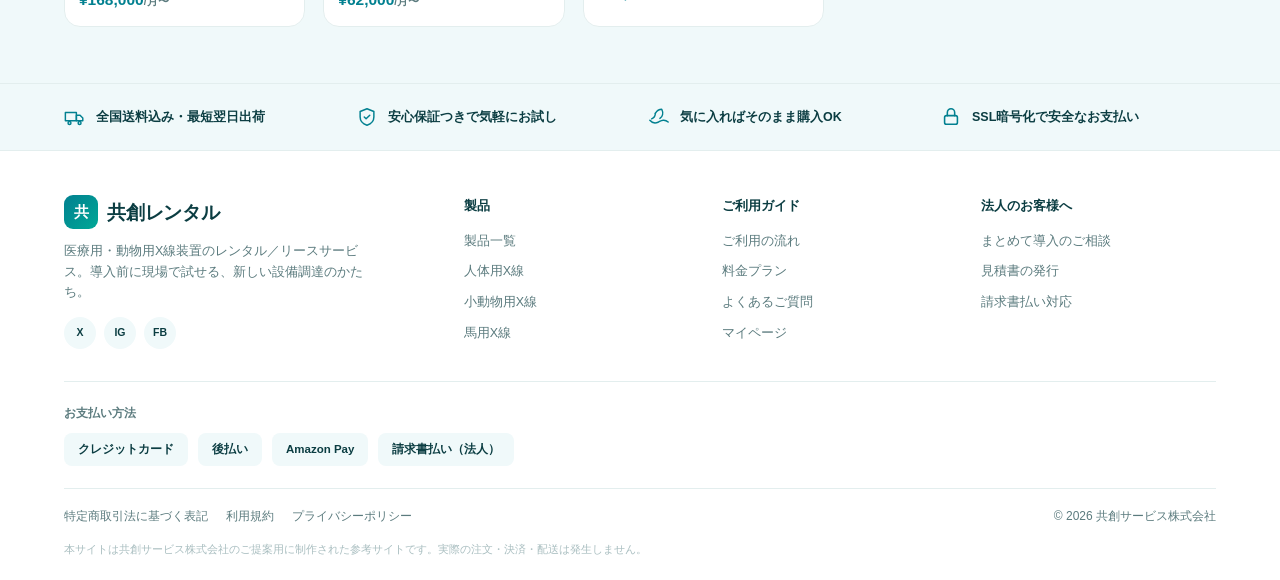
<file: product.html>
<!DOCTYPE html>
<html lang="ja">
<head>
<meta charset="UTF-8">
<meta name="viewport" content="width=device-width, initial-scale=1.0">
<title id="page-title">商品詳細 ｜ 共創レンタル</title>
<link rel="stylesheet" href="style.css">
</head>
<body>

<div id="site-header"></div>

<div class="wrap">
  <p class="breadcrumb" id="breadcrumb"></p>
</div>

<section class="section" style="padding-top:6px;">
  <div class="wrap">
    <div class="pd-grid" id="pd-root"><!-- rendered by JS --></div>

    <div class="pd-tabs" id="pd-tabs"></div>
    <div id="pd-tabpanels"></div>
  </div>
</section>

<section class="section section-alt">
  <div class="wrap">
    <div class="section-head">
      <div>
        <p class="kicker">RELATED</p>
        <h2>あわせて試したい商品</h2>
      </div>
    </div>
    <div class="product-grid" id="related-grid" style="grid-template-columns:repeat(3,1fr);max-width:760px;"></div>
  </div>
</section>

<!-- Modal A: period & quantity confirmation (before adding to cart) -->
<div class="pm-overlay" id="period-modal">
  <div class="pm-modal">
    <button class="pm-close" id="period-modal-close" data-icon="close"></button>
    <div class="pm-bar">期間と数量を選ぶ</div>
    <div class="pm-body">
      <p class="pm-product-line" id="pm-product-name"></p>
      <p class="pm-price-line" id="pm-price-line"></p>

      <div class="pm-grid">
        <div class="pm-col">
          <h5>レンタル期間</h5>
          <p class="pm-loc-note">
            <select class="pref-select" id="pm-pref-select"></select>
            の場合、最短で<b id="pm-earliest-label"></b>にお届け可能です
          </p>
          <div class="pm-date-row">
            <button type="button" class="pm-date-btn" id="pm-delivery-btn">
              <small>お届け日を変更する</small>
              <span class="val" id="pm-delivery-val"></span>
            </button>
            <span class="pm-date-arrow">▶</span>
            <button type="button" class="pm-date-btn" id="pm-return-btn" disabled>
              <small id="pm-return-label-small">返送日</small>
              <span class="val" id="pm-return-val"></span>
            </button>
          </div>
          <div class="pm-mini-cal" id="pm-mini-cal"></div>
          <p class="pm-period-summary" id="pm-period-summary"></p>
          <p class="pm-period-notes">
            ✓ 通常、レンタル中でも延長手続きが可能です<br>
            ✓ 配送時間は注文手続きの途中で選べます
          </p>
        </div>
        <div class="pm-col">
          <h5>商品の点数</h5>
          <div class="qty-row">
            <button type="button" class="qty-btn" id="pm-qty-minus">−</button>
            <span class="qty-value" id="pm-qty-value">1</span>
            <button type="button" class="qty-btn" id="pm-qty-plus">＋</button>
          </div>
        </div>
      </div>

      <div class="pm-total-line">
        <span>合計金額</span>
        <b id="pm-total-value"></b>
      </div>

      <div class="pm-actions">
        <button class="btn btn-primary" id="pm-add-cart"><span class="btn-icon" data-icon="cart"></span> カートに入れる</button>
        <button class="btn btn-ghost" id="pm-close-without">カートに入れずに閉じる</button>
      </div>
    </div>
  </div>
</div>

<!-- Modal B: self-service vs corporate consultation choice -->
<div class="pm-overlay" id="choice-modal">
  <div class="pm-modal pm-wide">
    <button class="pm-close" id="choice-modal-close" data-icon="close"></button>
    <div class="pm-body" style="padding-top:32px;">
      <p class="pm-choice-title">お好きな方法でお見積り・ご相談が可能です</p>
      <div class="choice-grid">
        <div class="choice-card">
          <div class="choice-img" style="background:linear-gradient(160deg,#E8F8F6,#CFEFEA);">
            <span class="choice-tag">Webで完結</span>
            <span data-icon="laptop"></span>
          </div>
          <div class="choice-body">
            <p class="choice-eyebrow">商品が決まっている方・お急ぎの方へ</p>
            <h4>自由に選んで注文する</h4>
            <ul>
              <li>見積書の発行だけなら会員登録は不要です</li>
              <li>すべてWebで完結、請求書払いも利用可能</li>
              <li>商品を選んだら1クリックで見積書発行</li>
              <li>24時間いつでも注文可能、最短納期でお届け</li>
            </ul>
            <button class="btn btn-primary btn-sm" id="choice-self-btn">元の画面でお届け日を選択する</button>
          </div>
        </div>
        <div class="choice-card">
          <div class="choice-img" style="background:linear-gradient(160deg,#FDEEF1,#F8D6DD);">
            <span data-icon="headset"></span>
          </div>
          <div class="choice-body">
            <p class="choice-eyebrow">商品を相談したい方・大量注文の方へ</p>
            <h4>法人担当者と相談する</h4>
            <ul>
              <li>用途に応じて担当者が個別にプランニング</li>
              <li>複数商品の組み合わせも柔軟にご提案</li>
              <li>サイト未掲載の商品でも相談可能</li>
              <li>担当者が1営業日以内にお返事いたします</li>
            </ul>
            <button class="btn btn-outline btn-sm" id="choice-biz-btn">お見積り・お問い合わせ（無料）</button>
          </div>
        </div>
      </div>
    </div>
  </div>
</div>

<div id="site-footer"></div>

<script src="app.js"></script>
<script>
  const params = new URLSearchParams(location.search);
  const product = getProduct(params.get("id")) || PRODUCTS[0];
  document.getElementById("page-title").textContent = product.name + " ｜ 共創レンタル";
  mountChrome("");

  document.getElementById("breadcrumb").innerHTML =
    `<a href="index.html">TOP</a> ／ <a href="index.html?cat=${CATEGORY_META[product.category].key}">${product.category}</a> ／ <span style="color:var(--dark);">${product.name}</span>`;

  let state = { plan: "monthly", condition: "used", pref: "東京都", selectedDate: null };

  const earliestDate = addDays(new Date(new Date().setHours(0,0,0,0)), 1 + (PREF_EXTRA_DAYS[state.pref] || 0));
  state.selectedDate = earliestDate;

  function currentPrice() {
    if (state.plan === "monthly") return { amount: product.monthlySale || product.monthly, was: product.monthlySale ? product.monthly : null, unit: "月額" };
    return { amount: product.onetime, was: null, unit: product.onetimeNights };
  }

  function renderPD() {
    const price = currentPrice();
    const cat = CATEGORY_META[product.category];
    document.getElementById("pd-root").innerHTML = `
      <div>
        <div class="pd-gallery-main" style="background:linear-gradient(160deg, ${cat.bgFrom}, ${cat.bgTo});">
          ${productImgHTML(product.id, product.name)}
        </div>
        <div class="pd-thumbs">
          ${[0,1,2,3].map(i => `<div class="pd-thumb ${i===0?"active":""}" data-thumb="${i}" style="background:${cat.bgFrom};">${productImgHTML(product.id, product.name)}</div>`).join("")}
        </div>
      </div>
      <div>
        <div class="pd-badges">${productBadgeHTML(product)}${product.monthlySale ? '<span class="pbadge pbadge-sale">SALE</span>' : ""}</div>
        <p class="pd-tagline">${product.tagline}</p>
        <p class="pd-title">${product.name}</p>
        <div class="pd-rating">${starRow(product.rating)} <b style="color:var(--dark);">${product.rating}</b>（${product.reviews}件のレビュー）　<span>${product.category}</span></div>

        <div class="pd-price-box">
          ${price.was ? `<span class="pd-price-was">${yen(price.was)}</span>` : ""}
          <span class="pd-price">${yen(price.amount)}<small> / ${price.unit}</small></span>
          ${product.monthlySale && state.plan === "monthly" ? `<div style="font-size:11px;color:var(--sale);font-weight:700;margin-top:4px;">キャンペーン価格　${product.saleUntil}まで</div>` : ""}
          <div style="font-size:11.5px;color:var(--muted);margin-top:6px;">配送・設置手数料 8,800円（引取時送料無料）</div>
        </div>

        <div class="pd-plan-toggle">
          <div class="toggle-btn ${state.plan === "monthly" ? "active" : ""}" data-plan="monthly">
            月額制プラン<small>${yen(product.monthlySale || product.monthly)} / 月〜</small>
          </div>
          <div class="toggle-btn ${state.plan === "onetime" ? "active" : ""}" data-plan="onetime">
            短期レンタルプラン<small>${product.onetime ? yen(product.onetime) + " / " + product.onetimeNights : "選択できません"}</small>
          </div>
        </div>

        ${product.newAvailable ? `
        <div class="pd-condition">
          <div class="cond-btn ${state.condition === "used" ? "active" : ""}" data-cond="used">点検済みリユース品</div>
          <div class="cond-btn ${state.condition === "new" ? "active" : ""}" data-cond="new">新品</div>
        </div>` : ""}

        <div class="pd-note"><b>そのまま購入について：</b>レンタル期間中に気に入れば、マイページから追加料金をお支払いいただくだけでお手元の商品をそのままご購入いただけます（規定価格 − お支払済みレンタル料金相当分）。</div>
        <div class="pd-note"><b>安心保証：</b>お客様に過失のない故障・破損は費用を一切請求しません。過失がある場合もご負担は都度上限20,000円までです。</div>
      </div>
      <div class="booking-widget">
        <div class="booking-card">
          <h4>お届け日と返送日を選ぶ</h4>
          <div class="booking-location">
            ${ICONS.truck}
            <span>
              <select class="pref-select" id="pref-select">${PREFS.map(p => `<option ${p===state.pref?"selected":""}>${p}</option>`).join("")}</select>
              の場合、最短で<b id="earliest-label"></b>にお届け可能です
            </span>
          </div>
          <div id="cal-mount"></div>
          <div class="selected-date-line">選択中のお届け予定日：<b id="selected-date-label"></b>${state.plan === "onetime" && product.onetime ? `　／　返却予定日：<b id="return-date-label"></b>` : ""}</div>
          <button class="reserve-btn" id="reserve-btn">${ICONS.cart} いますぐレンタル予約</button>
          <button class="biz-quote-toggle" id="biz-toggle">法人の方向け・見積書の発行</button>
          <p class="cancel-note">出荷直前まで<b>キャンセルも無料</b>です。<br>在庫があるうちにひとまずご予約ください。</p>
          <div class="stock-line">${ICONS.check} 在庫あり・条件を満たせば即日出荷可能</div>
        </div>
      </div>
    `;

    document.querySelectorAll("[data-plan]").forEach(el => {
      el.addEventListener("click", () => {
        if (el.dataset.plan === "onetime" && !product.onetime) return;
        state.plan = el.dataset.plan;
        renderPD();
      });
    });
    document.querySelectorAll("[data-cond]").forEach(el => {
      el.addEventListener("click", () => { state.condition = el.dataset.cond; renderPD(); });
    });
    document.querySelectorAll("[data-thumb]").forEach(el => {
      el.addEventListener("click", () => {
        document.querySelectorAll("[data-thumb]").forEach(t => t.classList.remove("active"));
        el.classList.add("active");
      });
    });

    renderCalendarBlock();

    document.getElementById("pref-select").addEventListener("change", (e) => {
      state.pref = e.target.value;
      const newEarliest = addDays(new Date(new Date().setHours(0,0,0,0)), 1 + (PREF_EXTRA_DAYS[state.pref] || 0));
      if (state.selectedDate < newEarliest) state.selectedDate = newEarliest;
      renderCalendarBlock();
    });

    document.getElementById("biz-toggle").addEventListener("click", openChoiceModal);

    document.getElementById("reserve-btn").addEventListener("click", openPeriodModal);
  }

  function renderCalendarBlock() {
    const earliest = addDays(new Date(new Date().setHours(0,0,0,0)), 1 + (PREF_EXTRA_DAYS[state.pref] || 0));
    document.getElementById("earliest-label").textContent = fmtMD(earliest);
    document.getElementById("cal-mount").innerHTML = calendarWidgetHTML(earliest, state.selectedDate);
    document.getElementById("selected-date-label").textContent = fmtMD(state.selectedDate);
    if (state.plan === "onetime" && product.onetime) {
      const nights = parseInt(product.onetimeNights, 10) || 7;
      const returnLabel = document.getElementById("return-date-label");
      if (returnLabel) returnLabel.textContent = fmtMD(addDays(state.selectedDate, nights));
    }
    document.querySelectorAll(".cal-cell:not(.disabled)").forEach(cell => {
      cell.addEventListener("click", () => {
        state.selectedDate = new Date(cell.dataset.date + "T00:00:00");
        renderCalendarBlock();
      });
    });
  }
  renderPD();

  // ---- tabs: 商品説明 / 仕様 / レビュー ----
  const TABS = [
    { key: "desc", label: "商品説明" },
    { key: "spec", label: "仕様" },
    { key: "review", label: `レビュー（${product.reviews}）` },
  ];
  document.getElementById("pd-tabs").innerHTML = TABS.map((t,i) => `<div class="pd-tab ${i===0?"active":""}" data-tab="${t.key}">${t.label}</div>`).join("");

  const breakdown = product.ratingBreakdown;
  const total = breakdown.reduce((a,b)=>a+b,0);
  document.getElementById("pd-tabpanels").innerHTML = `
    <div class="pd-tabpanel active" data-panel="desc">
      <p style="max-width:720px;font-size:13.5px;color:var(--text);line-height:1.9;">${product.desc}</p>
    </div>
    <div class="pd-tabpanel" data-panel="spec">
      <table class="spec-table" style="max-width:640px;">
        ${product.specs.map(([k,v]) => `<tr><td>${k}</td><td>${v}</td></tr>`).join("")}
      </table>
    </div>
    <div class="pd-tabpanel" data-panel="review">
      <div class="reviews-layout">
        <div class="rating-summary">
          <div class="rating-big">${product.rating}</div>
          <div class="stars">${starRow(product.rating)}</div>
          <div class="rating-count">全${total}件のレビューによる平均</div>
          ${ratingBarsHTML(breakdown)}
        </div>
        <div>${(product.reviewsList || []).map(r => reviewCardHTML(r)).join("")}</div>
      </div>
    </div>
  `;
  document.querySelectorAll("[data-tab]").forEach(tab => {
    tab.addEventListener("click", () => {
      document.querySelectorAll("[data-tab]").forEach(t => t.classList.remove("active"));
      document.querySelectorAll("[data-panel]").forEach(p => p.classList.remove("active"));
      tab.classList.add("active");
      document.querySelector(`[data-panel="${tab.dataset.tab}"]`).classList.add("active");
    });
  });

  // ---- related products ----
  document.getElementById("related-grid").innerHTML = relatedProducts(product.id, 3).map(p => {
    const cat = CATEGORY_META[p.category];
    return `
    <a class="product-card" href="product.html?id=${p.id}">
      <div class="product-thumb" style="background:linear-gradient(160deg, ${cat.bgFrom}, ${cat.bgTo});">
        ${productBadgeHTML(p)}
        ${productImgHTML(p.id, p.name)}
      </div>
      <div class="product-cat">${p.category}</div>
      <p class="product-title">${p.name}</p>
      <div class="product-rating">${starRow(p.rating)} ${p.rating}（${p.reviews}件）</div>
      <div class="product-price-row"><span class="product-price">${yen(p.monthlySale || p.monthly)}<small>/月〜</small></span></div>
    </a>`;
  }).join("");

  // ---- fill static icon placeholders inside the two modals ----
  document.querySelectorAll("[data-icon]").forEach(el => {
    if (!el.innerHTML) el.innerHTML = ICONS[el.dataset.icon] || "";
  });

  /* =========================================================
     Modal A: 期間と数量を選ぶ (period & quantity confirmation)
     ========================================================= */
  state.qty = 1;
  let pmMiniCalOpen = false;

  function openPeriodModal() {
    pmMiniCalOpen = false;
    renderPeriodModal();
    document.getElementById("period-modal").classList.add("open");
  }
  function closePeriodModal() {
    document.getElementById("period-modal").classList.remove("open");
  }

  function renderPeriodModal() {
    const price = currentPrice();
    const earliest = addDays(new Date(new Date().setHours(0,0,0,0)), 1 + (PREF_EXTRA_DAYS[state.pref] || 0));
    const isOnetime = state.plan === "onetime" && product.onetime;
    const nights = isOnetime ? (parseInt(product.onetimeNights, 10) || 7) : null;
    const returnDate = isOnetime ? addDays(state.selectedDate, nights) : null;

    document.getElementById("pm-product-name").textContent = product.name;
    document.getElementById("pm-price-line").innerHTML = `${yen(price.amount)}<small> ${state.plan === "monthly" ? "/ 月額（税込）" : "/ " + price.unit + "（税込）"}</small>`;

    const prefSelect = document.getElementById("pm-pref-select");
    prefSelect.innerHTML = PREFS.map(p => `<option ${p === state.pref ? "selected" : ""}>${p}</option>`).join("");
    document.getElementById("pm-earliest-label").textContent = fmtMD(earliest);

    document.getElementById("pm-delivery-val").textContent = fmtMD(state.selectedDate);
    const returnBtn = document.getElementById("pm-return-btn");
    if (isOnetime) {
      document.getElementById("pm-return-label-small").textContent = "返送日";
      document.getElementById("pm-return-val").textContent = fmtMD(returnDate);
      returnBtn.style.visibility = "visible";
    } else {
      document.getElementById("pm-return-label-small").textContent = "返送日";
      document.getElementById("pm-return-val").textContent = "月額プランは返却不要";
      returnBtn.style.visibility = "visible";
    }

    document.getElementById("pm-period-summary").textContent = isOnetime
      ? `${nights}泊${nights + 1}日の期間が選択されています`
      : "月額制プラン（最低利用期間の縛りなし）が選択されています";

    document.getElementById("pm-mini-cal").innerHTML = calendarWidgetHTML(earliest, state.selectedDate);
    document.getElementById("pm-mini-cal").classList.toggle("open", pmMiniCalOpen);

    document.getElementById("pm-qty-value").textContent = state.qty;
    const unitTotal = price.amount * state.qty;
    document.getElementById("pm-total-value").textContent = yen(unitTotal) + (state.plan === "monthly" ? " /月" : "");

    // wire events (re-attached each render since innerHTML is rebuilt for the mini-cal only;
    // buttons themselves are static, so listeners are added once via a guard flag)
    document.querySelectorAll("#pm-mini-cal .cal-cell:not(.disabled)").forEach(cell => {
      cell.addEventListener("click", () => {
        state.selectedDate = new Date(cell.dataset.date + "T00:00:00");
        renderPeriodModal();
        renderCalendarBlock();
      });
    });
  }

  document.getElementById("period-modal-close").addEventListener("click", closePeriodModal);
  document.getElementById("pm-close-without").addEventListener("click", closePeriodModal);
  document.getElementById("period-modal").addEventListener("click", (e) => {
    if (e.target.id === "period-modal") closePeriodModal();
  });
  document.getElementById("pm-delivery-btn").addEventListener("click", () => {
    pmMiniCalOpen = !pmMiniCalOpen;
    document.getElementById("pm-mini-cal").classList.toggle("open", pmMiniCalOpen);
  });
  document.getElementById("pm-pref-select").addEventListener("change", (e) => {
    state.pref = e.target.value;
    const ps = document.getElementById("pref-select");
    if (ps) ps.value = state.pref;
    const newEarliest = addDays(new Date(new Date().setHours(0,0,0,0)), 1 + (PREF_EXTRA_DAYS[state.pref] || 0));
    if (state.selectedDate < newEarliest) state.selectedDate = newEarliest;
    renderPeriodModal();
    renderCalendarBlock();
  });
  document.getElementById("pm-qty-minus").addEventListener("click", () => {
    state.qty = Math.max(1, state.qty - 1);
    renderPeriodModal();
  });
  document.getElementById("pm-qty-plus").addEventListener("click", () => {
    state.qty = Math.min(5, state.qty + 1);
    renderPeriodModal();
  });
  document.getElementById("pm-add-cart").addEventListener("click", () => {
    const price = currentPrice();
    for (let i = 0; i < state.qty; i++) {
      addToCart({
        productId: product.id,
        name: product.name,
        icon: product.id,
        planLabel: state.plan === "monthly" ? "月額制プラン" : "短期レンタルプラン",
        condition: product.newAvailable ? (state.condition === "used" ? "点検済みリユース品" : "新品") : "点検済みリユース品",
        price: price.amount,
        unit: state.plan === "monthly" ? "月額" : product.onetimeNights,
        deliveryDate: fmtMD(state.selectedDate),
      });
    }
    closePeriodModal();
    showToast(`カートに追加しました（お届け予定日：${fmtMD(state.selectedDate)}／数量${state.qty}点）`);
  });

  /* =========================================================
     Modal B: お好きな方法でお見積り・ご相談が可能です (choice)
     ========================================================= */
  function openChoiceModal() {
    document.getElementById("choice-modal").classList.add("open");
  }
  function closeChoiceModal() {
    document.getElementById("choice-modal").classList.remove("open");
  }
  document.getElementById("choice-modal-close").addEventListener("click", closeChoiceModal);
  document.getElementById("choice-modal").addEventListener("click", (e) => {
    if (e.target.id === "choice-modal") closeChoiceModal();
  });
  document.getElementById("choice-self-btn").addEventListener("click", () => {
    closeChoiceModal();
    openPeriodModal();
  });
  document.getElementById("choice-biz-btn").addEventListener("click", () => {
    closeChoiceModal();
    showToast("法人担当窓口へのお問い合わせ方法をご案内します（デモ）");
  });
</script>
</body>
</html>
</file>
<file: style.css>
:root{
  --primary:#028090;
  --secondary:#00A896;
  --accent:#02C39A;
  --dark:#0B3D42;
  --dark2:#0f4c52;
  --text:#0F2E31;
  --muted:#5B7B7E;
  --cardbg:#F0F9FA;
  --line:#E3EEEE;
  --bg-hero:#DFF8FC;
  --warn:#C97A00;
  --sale:#E4572E;
  --radius:14px;
  --maxw:1200px;
  font-size:16px;
}
*{box-sizing:border-box;}
html,body{margin:0;padding:0;}
body{
  font-family:"Hiragino Kaku Gothic ProN","Hiragino Sans","Yu Gothic",-apple-system,BlinkMacSystemFont,"Segoe UI",Meiryo,sans-serif;
  color:var(--text);
  background:#fff;
  line-height:1.65;
  -webkit-font-smoothing:antialiased;
}
a{color:inherit;text-decoration:none;}
img{max-width:100%;display:block;}
.wrap{max-width:var(--maxw);margin:0 auto;padding:0 24px;}
button{font-family:inherit;cursor:pointer;}
svg{display:block;}

/* ---------- promo bar ---------- */
.promo-bar{
  background:var(--dark);color:#EAF7F6;font-size:12.5px;text-align:center;
  padding:8px 10px;display:flex;align-items:center;justify-content:center;gap:8px;flex-wrap:wrap;
}
.promo-bar b{color:#FFD873;}
.promo-bar svg{width:13px;height:13px;display:inline-block;vertical-align:-2px;color:#FFD873;}
.promo-bar .sep{opacity:.4;}

/* ---------- header ---------- */
.site-header{
  position:sticky;top:0;z-index:100;
  background:rgba(255,255,255,.96);backdrop-filter:blur(6px);
  border-bottom:1px solid var(--line);
}
.header-inner{
  max-width:var(--maxw);margin:0 auto;padding:13px 24px;
  display:flex;align-items:center;gap:22px;
}
.logo{display:flex;align-items:center;gap:9px;white-space:nowrap;}
.logo-mark{
  width:34px;height:34px;border-radius:9px;background:linear-gradient(135deg,var(--primary),var(--secondary));
  color:#fff;font-weight:800;font-size:15px;display:flex;align-items:center;justify-content:center;flex:none;
}
.logo-word{font-weight:800;font-size:19px;color:var(--dark);letter-spacing:-.01em;}

.main-nav{display:flex;align-items:center;gap:22px;font-size:14px;font-weight:700;color:var(--dark);white-space:nowrap;}
.main-nav a{padding:8px 2px;border-bottom:2px solid transparent;}
.main-nav a.active,.main-nav a:hover{border-bottom:2px solid var(--accent);}
.nav-item{position:relative;padding:8px 2px;}
.nav-item > span{display:flex;align-items:center;gap:3px;cursor:pointer;}
.nav-item > span svg{width:13px;height:13px;transition:transform .15s;}
.nav-item:hover > span svg{transform:rotate(180deg);}
.dropdown{
  position:absolute;top:100%;left:0;background:#fff;border:1px solid var(--line);border-radius:12px;
  box-shadow:0 16px 32px rgba(11,61,66,.14);padding:8px;min-width:170px;
  opacity:0;pointer-events:none;transform:translateY(6px);transition:opacity .15s, transform .15s;
}
.nav-item:hover .dropdown{opacity:1;pointer-events:auto;transform:translateY(0);}
.dropdown a{display:block;padding:9px 12px;border-radius:8px;font-size:13.5px;font-weight:600;}
.dropdown a:hover{background:var(--cardbg);color:var(--primary);border-bottom:none;}

.header-search{
  flex:1;max-width:340px;display:flex;align-items:center;background:var(--cardbg);
  border-radius:999px;padding:3px 4px 3px 16px;gap:8px;border:1px solid transparent;
}
.header-search:focus-within{border-color:var(--secondary);}
.header-search input{flex:1;border:none;background:none;font-size:13.5px;outline:none;color:var(--text);font-family:inherit;}
.header-search button{
  width:34px;height:34px;border-radius:50%;border:none;background:var(--primary);color:#fff;
  display:flex;align-items:center;justify-content:center;flex:none;
}
.header-search button svg{width:15px;height:15px;}

.header-actions{display:flex;align-items:center;gap:6px;}
.icon-btn{
  position:relative;width:40px;height:40px;border-radius:50%;display:flex;align-items:center;justify-content:center;
  color:var(--dark);
}
.icon-btn:hover{background:var(--cardbg);}
.icon-btn svg{width:20px;height:20px;}
.cart-badge{
  position:absolute;top:2px;right:2px;background:var(--accent);color:#fff;
  font-size:10px;font-weight:800;min-width:16px;height:16px;border-radius:8px;
  display:flex;align-items:center;justify-content:center;padding:0 3px;
}

/* ---------- hero ---------- */
.hero{
  background:linear-gradient(135deg,var(--bg-hero) 0%,#EAFBFB 55%,#ffffff 100%);
  padding:52px 0 40px;position:relative;overflow:hidden;
}
.hero-inner{max-width:var(--maxw);margin:0 auto;padding:0 24px;display:grid;grid-template-columns:1.05fr .95fr;gap:32px;align-items:center;position:relative;z-index:2;}
.eyebrow{display:inline-flex;align-items:center;gap:6px;background:#fff;border:1px solid var(--line);border-radius:999px;padding:6px 14px;font-size:12px;font-weight:800;color:var(--primary);margin-bottom:16px;}
.hero h1{font-size:33px;line-height:1.42;margin:0 0 14px;color:var(--dark);}
.hero p.lead{font-size:14.5px;color:var(--muted);margin:0 0 22px;max-width:500px;}
.hero-ctas{display:flex;gap:12px;flex-wrap:wrap;}
.btn{
  display:inline-flex;align-items:center;justify-content:center;gap:8px;
  padding:13px 26px;border-radius:999px;font-weight:700;font-size:14.5px;border:none;
  transition:transform .12s, box-shadow .12s;
}
.btn-primary{background:var(--primary);color:#fff;box-shadow:0 10px 24px rgba(2,128,144,.28);}
.btn-primary:hover{transform:translateY(-1px);box-shadow:0 12px 28px rgba(2,128,144,.36);}
.btn-outline{background:#fff;color:var(--primary);border:1.5px solid var(--primary);}
.btn-outline:hover{background:var(--cardbg);}
.btn-ghost{background:var(--cardbg);color:var(--dark);}
.btn-ghost:hover{background:#e4f2f2;}
.btn-sm{padding:9px 18px;font-size:12.5px;}
.btn:disabled{opacity:.45;cursor:not-allowed;}

.hero-badges{display:flex;gap:10px;margin-top:24px;flex-wrap:wrap;}
.badge{background:#fff;border:1px solid var(--line);border-radius:999px;padding:6px 14px;font-size:12px;color:var(--dark);font-weight:700;}

.hero-showcase{position:relative;height:380px;}
.hero-blob{position:absolute;border-radius:50%;filter:blur(0px);}
.hero-card{
  position:absolute;background:#fff;border-radius:18px;box-shadow:0 20px 44px rgba(11,61,66,.16);
  padding:16px;display:flex;align-items:center;gap:12px;
}
.hero-card .thumb{width:52px;height:52px;border-radius:12px;flex:none;display:flex;align-items:center;justify-content:center;overflow:hidden;}
.hero-card .thumb svg{width:100%;height:100%;}
.hero-card .thumb img{width:100%;height:100%;object-fit:contain;}
.hero-card .name{font-size:12px;font-weight:700;color:var(--dark);max-width:130px;}
.hero-card .price{font-size:13px;font-weight:800;color:var(--primary);}
.hc-1{top:8px;left:24px;width:230px;animation:floatY 5s ease-in-out infinite;}
.hc-2{bottom:34px;left:60px;width:220px;animation:floatY 6s ease-in-out infinite .6s;}
.hc-3{top:130px;right:6px;width:210px;animation:floatY 5.5s ease-in-out infinite 1.1s;}
@keyframes floatY{0%,100%{transform:translateY(0);}50%{transform:translateY(-9px);}}

/* ---------- trust strip ---------- */
.trust-strip{background:var(--cardbg);padding:22px 0;border-top:1px solid var(--line);border-bottom:1px solid var(--line);}
.trust-grid{display:grid;grid-template-columns:repeat(4,1fr);gap:16px;}
.trust-item{display:flex;align-items:center;gap:10px;font-size:12.5px;font-weight:700;color:var(--dark);}
.trust-item svg{width:22px;height:22px;color:var(--primary);flex:none;}

/* ---------- section ---------- */
.section{padding:56px 0;}
.section-head{margin-bottom:28px;display:flex;align-items:flex-end;justify-content:space-between;gap:20px;flex-wrap:wrap;}
.kicker{color:var(--secondary);font-weight:800;font-size:12.5px;letter-spacing:.06em;margin:0 0 6px;}
.section-head h2{font-size:25px;margin:0;color:var(--dark);}
.section-head p{color:var(--muted);font-size:13.5px;margin:8px 0 0;}
.section-alt{background:var(--cardbg);}

/* ---------- category chips ---------- */
.cat-chips{display:flex;gap:10px;flex-wrap:wrap;margin-bottom:26px;}
.chip{
  padding:9px 18px;border-radius:999px;border:1.5px solid var(--line);background:#fff;
  font-size:13px;font-weight:700;color:var(--muted);
}
.chip.active{border-color:var(--primary);background:var(--dark);color:#fff;}
.chip:hover:not(.active){border-color:var(--secondary);color:var(--dark);}

/* ---------- product grid ---------- */
.product-grid{display:grid;grid-template-columns:repeat(5,1fr);gap:18px;}
.product-card{
  background:#fff;border:1px solid var(--line);border-radius:16px;
  padding:14px;transition:box-shadow .18s,transform .18s;position:relative;
}
.product-card:hover{box-shadow:0 18px 36px rgba(11,61,66,.14);transform:translateY(-4px);}
.product-thumb{
  border-radius:12px;aspect-ratio:1/1;
  display:flex;align-items:center;justify-content:center;margin-bottom:12px;position:relative;overflow:hidden;
}
.product-thumb svg{width:72%;height:72%;filter:drop-shadow(0 10px 14px rgba(11,61,66,.14));}
.product-thumb img{width:100%;height:100%;object-fit:cover;}
.wish-btn{
  position:absolute;top:9px;right:9px;width:30px;height:30px;border-radius:50%;background:#fff;
  display:flex;align-items:center;justify-content:center;box-shadow:0 4px 10px rgba(11,61,66,.14);border:none;
}
.wish-btn svg{width:15px;height:15px;color:var(--muted);}
.pbadge{position:absolute;top:9px;left:9px;font-size:10px;font-weight:800;padding:4px 9px;border-radius:999px;color:#fff;}
.pbadge-pop{background:var(--primary);}
.pbadge-new{background:var(--accent);}
.pbadge-sale{background:var(--sale);}
.product-cat{font-size:10.5px;color:var(--muted);font-weight:700;margin-bottom:4px;}
.product-title{font-size:13.5px;font-weight:700;color:var(--text);margin:0 0 6px;min-height:38px;}
.product-rating{font-size:11px;color:var(--muted);margin-bottom:9px;display:flex;align-items:center;gap:5px;}
.stars{color:#F2B705;display:inline-flex;gap:1px;vertical-align:middle;}
.stars svg{width:11px;height:11px;}
.product-price-row{display:flex;align-items:baseline;gap:7px;flex-wrap:wrap;}
.product-price{font-size:15.5px;font-weight:800;color:var(--primary);}
.product-price-was{font-size:11.5px;color:var(--muted);text-decoration:line-through;}
.product-price small{font-weight:600;color:var(--muted);font-size:10.5px;}
.quick-add{
  margin-top:10px;width:100%;padding:9px;border-radius:10px;background:var(--dark);color:#fff;
  font-size:12px;font-weight:700;border:none;opacity:0;transform:translateY(4px);transition:opacity .15s, transform .15s;
}
.product-card:hover .quick-add{opacity:1;transform:translateY(0);}

/* ---------- flow steps ---------- */
.flow-steps{display:grid;grid-template-columns:repeat(5,1fr);gap:0;position:relative;}
.flow-step{background:#fff;border:1px solid var(--line);border-radius:var(--radius);padding:22px 16px;text-align:center;position:relative;z-index:2;}
.flow-step .icon-circle{width:64px;height:64px;border-radius:50%;background:var(--cardbg);display:flex;align-items:center;justify-content:center;margin:0 auto 14px;}
.flow-step .icon-circle svg{width:30px;height:30px;color:var(--primary);}
.flow-step h3{font-size:13.5px;margin:0 0 8px;color:var(--dark);}
.flow-step p{font-size:11.5px;color:var(--muted);margin:0;}
.flow-arrow{display:flex;align-items:center;justify-content:center;color:var(--accent);font-size:22px;font-weight:800;z-index:1;margin:0 -4px;}

/* ---------- plan cards ---------- */
.plan-grid{display:grid;grid-template-columns:1fr 1fr;gap:20px;}
.plan-card{border-radius:16px;padding:28px;}
.plan-dark{background:var(--dark);color:#fff;}
.plan-light{background:var(--cardbg);color:var(--text);}
.plan-card h3{font-size:20px;margin:0 0 6px;}
.plan-card .sub{font-size:12.5px;opacity:.8;margin-bottom:16px;}
.plan-card ul{margin:0;padding-left:18px;font-size:13px;}
.plan-card li{margin-bottom:9px;}

/* ---------- cards / boxes ---------- */
.box-grid-3{display:grid;grid-template-columns:repeat(3,1fr);gap:16px;}
.box-grid-4{display:grid;grid-template-columns:repeat(4,1fr);gap:16px;}
.info-card{background:#fff;border:1px solid var(--line);border-radius:var(--radius);padding:20px;}
.info-card .icon-circle{width:52px;height:52px;border-radius:50%;background:var(--cardbg);display:flex;align-items:center;justify-content:center;margin-bottom:12px;}
.info-card .icon-circle svg{width:24px;height:24px;color:var(--primary);}
.info-card h4{margin:0 0 8px;font-size:14.5px;color:var(--dark);}
.info-card p{margin:0;font-size:12.5px;color:var(--muted);}

/* ---------- reviews ---------- */
.reviews-layout{display:grid;grid-template-columns:.8fr 1.6fr;gap:32px;align-items:start;}
.rating-summary{background:#fff;border:1px solid var(--line);border-radius:16px;padding:24px;}
.rating-big{font-size:42px;font-weight:800;color:var(--dark);line-height:1;}
.rating-summary .stars{margin:8px 0;}
.rating-summary .stars svg{width:15px;height:15px;}
.rating-count{font-size:12.5px;color:var(--muted);margin-bottom:18px;}
.rbar-row{display:flex;align-items:center;gap:8px;font-size:11.5px;color:var(--muted);margin-bottom:7px;}
.rbar-label{width:26px;flex:none;font-weight:700;}
.rbar-track{flex:1;height:7px;border-radius:4px;background:var(--cardbg);overflow:hidden;}
.rbar-fill{height:100%;background:#F2B705;border-radius:4px;}
.rbar-count{width:44px;text-align:right;flex:none;}
.review-card{background:#fff;border:1px solid var(--line);border-radius:14px;padding:18px 20px;margin-bottom:14px;}
.review-head{display:flex;align-items:center;gap:12px;margin-bottom:10px;}
.avatar{width:38px;height:38px;border-radius:50%;background:var(--dark);color:#fff;font-weight:800;font-size:14px;display:flex;align-items:center;justify-content:center;flex:none;}
.review-name{font-size:13px;font-weight:700;color:var(--dark);}
.review-date{font-size:11px;color:var(--muted);}
.review-stars{margin-left:auto;}
.review-stars svg{width:12px;height:12px;}
.review-tags{display:flex;flex-wrap:wrap;gap:6px;margin-bottom:8px;}
.rtag{font-size:10.5px;background:var(--cardbg);color:var(--primary);padding:3px 9px;border-radius:999px;font-weight:700;}
.review-text{font-size:12.8px;color:var(--text);margin:0;line-height:1.7;}

/* ---------- FAQ accordion ---------- */
.accordion{max-width:820px;}
.accordion-item{background:#fff;border:1px solid var(--line);border-radius:12px;margin-bottom:10px;overflow:hidden;}
.accordion-head{display:flex;align-items:center;justify-content:space-between;gap:14px;padding:17px 20px;cursor:pointer;font-size:13.5px;font-weight:700;color:var(--dark);}
.accordion-head .qmark{color:var(--primary);font-weight:800;margin-right:6px;}
.accordion-head svg{width:16px;height:16px;color:var(--muted);flex:none;transition:transform .18s;}
.accordion-item.open .accordion-head svg{transform:rotate(45deg);}
.accordion-body{max-height:0;overflow:hidden;transition:max-height .22s ease;}
.accordion-item.open .accordion-body{max-height:220px;}
.accordion-body-inner{padding:0 20px 18px 20px;font-size:12.8px;color:var(--muted);line-height:1.75;}

/* ---------- CTA band ---------- */
.cta-band{
  background:linear-gradient(120deg,var(--dark) 0%,var(--dark2) 100%);border-radius:22px;padding:44px 44px;
  display:flex;align-items:center;justify-content:space-between;gap:24px;flex-wrap:wrap;color:#fff;
}
.cta-band h3{font-size:22px;margin:0 0 8px;}
.cta-band p{margin:0;font-size:13px;color:#BFE3E0;}

/* ---------- footer ---------- */
.footer-logo{margin-bottom:12px;}
.footer-desc{font-size:12.5px;color:var(--muted);max-width:300px;margin:0 0 14px;}
.footer-social{display:flex;gap:8px;}
.social-dot{width:32px;height:32px;border-radius:50%;background:var(--cardbg);color:var(--dark);font-size:10.5px;font-weight:800;display:flex;align-items:center;justify-content:center;}
.site-footer{background:#fff;padding:44px 0 22px;}
.footer-grid{display:grid;grid-template-columns:1.6fr 1fr 1fr 1fr;gap:24px;margin-bottom:28px;}
.footer-grid h5{color:var(--dark);font-size:13px;margin:0 0 14px;}
.footer-grid ul{list-style:none;margin:0;padding:0;font-size:12.5px;}
.footer-grid li{margin-bottom:10px;}
.footer-grid a{color:var(--muted);}
.footer-grid a:hover{color:var(--primary);}
.footer-methods{border-top:1px solid var(--line);padding:22px 0;}
.footer-methods-label{font-size:11.5px;color:var(--muted);font-weight:700;margin-bottom:10px;}
.pay-badges{display:flex;gap:10px;flex-wrap:wrap;}
.pay-badge{background:var(--cardbg);color:var(--dark);font-size:11.5px;font-weight:700;padding:7px 14px;border-radius:8px;}
.footer-bottom{border-top:1px solid var(--line);padding-top:18px;font-size:12px;color:var(--muted);display:flex;justify-content:space-between;flex-wrap:wrap;gap:10px;}
.legal-links{display:flex;gap:18px;flex-wrap:wrap;}
.legal-links a:hover{color:var(--primary);}
.ref-note{font-size:10.5px;color:#A9BEC0;margin:14px 0 0;}

/* ---------- product detail page ---------- */
.breadcrumb{font-size:12px;color:var(--muted);margin:18px 0;}
.breadcrumb a:hover{color:var(--primary);}
.pd-grid{display:grid;grid-template-columns:.72fr .95fr .85fr;gap:32px;align-items:start;}
.pd-gallery-main{border-radius:18px;aspect-ratio:1/1;display:flex;align-items:center;justify-content:center;position:relative;overflow:hidden;}
.pd-gallery-main svg{width:58%;height:58%;filter:drop-shadow(0 16px 22px rgba(11,61,66,.16));}
.pd-gallery-main img{width:100%;height:100%;object-fit:cover;}
.pd-thumbs{display:flex;gap:10px;margin-top:12px;}
.pd-thumb{width:64px;height:64px;border-radius:10px;border:1.5px solid var(--line);display:flex;align-items:center;justify-content:center;padding:8px;}
.pd-thumb.active{border-color:var(--primary);}
.pd-thumb svg{width:100%;height:100%;}
.pd-thumb img{width:100%;height:100%;object-fit:cover;border-radius:4px;}
.pd-badges{display:flex;gap:8px;margin-bottom:10px;}
.pd-tagline{font-size:13px;color:var(--secondary);font-weight:700;margin:0 0 6px;}
.pd-title{font-size:22px;margin:0 0 8px;color:var(--dark);}
.pd-rating{font-size:13px;color:var(--muted);margin-bottom:16px;display:flex;align-items:center;gap:8px;}
.pd-rating .stars svg{width:13px;height:13px;}
.pd-plan-toggle{display:flex;gap:8px;margin-bottom:18px;}
.toggle-btn{flex:1;padding:12px;border-radius:10px;border:1.5px solid var(--line);background:#fff;text-align:center;font-weight:700;font-size:13px;color:var(--muted);cursor:pointer;}
.toggle-btn.active{border-color:var(--primary);background:var(--cardbg);color:var(--primary);}
.toggle-btn small{display:block;font-weight:600;font-size:11px;margin-top:2px;}
.pd-price-box{background:var(--cardbg);border-radius:14px;padding:18px 20px;margin-bottom:18px;}
.pd-price{font-size:27px;font-weight:800;color:var(--primary);}
.pd-price small{font-size:12px;font-weight:600;color:var(--muted);}
.pd-price-was{font-size:13px;color:var(--muted);text-decoration:line-through;margin-right:8px;}
.pd-condition{display:flex;gap:10px;margin-bottom:20px;}
.cond-btn{flex:1;padding:10px;border-radius:10px;border:1.5px solid var(--line);text-align:center;font-size:12.5px;font-weight:700;color:var(--muted);background:#fff;cursor:pointer;}
.cond-btn.active{border-color:var(--accent);color:var(--dark);background:#fff;box-shadow:0 0 0 2px rgba(2,195,154,.25) inset;}
.pd-actions{display:flex;gap:10px;margin-bottom:22px;}
.pd-note{background:#fff;border:1px solid var(--line);border-radius:12px;padding:16px;font-size:12.5px;color:var(--muted);margin-bottom:14px;}
.pd-note b{color:var(--dark);}
.spec-table{width:100%;border-collapse:collapse;font-size:13px;}
.spec-table tr{border-bottom:1px solid var(--line);}
.spec-table td{padding:10px 4px;}
.spec-table td:first-child{color:var(--muted);width:36%;}
.pd-tabs{display:flex;gap:4px;border-bottom:1px solid var(--line);margin:44px 0 24px;}
.pd-tab{padding:12px 20px;font-size:13.5px;font-weight:700;color:var(--muted);border-bottom:2px solid transparent;cursor:pointer;}
.pd-tab.active{color:var(--dark);border-bottom-color:var(--primary);}
.pd-tabpanel{display:none;}
.pd-tabpanel.active{display:block;}
.toast{
  position:fixed;bottom:26px;left:50%;transform:translateX(-50%) translateY(16px);
  background:var(--dark);color:#fff;padding:13px 22px;border-radius:999px;font-size:13.5px;font-weight:700;
  opacity:0;pointer-events:none;transition:opacity .2s, transform .2s;z-index:999;
}
.toast.show{opacity:1;transform:translateX(-50%) translateY(0);}

/* ---------- generic page header ---------- */
.page-hero{background:var(--dark);color:#fff;padding:38px 0;}
.page-hero .kicker{color:var(--accent);}
.page-hero h1{font-size:27px;margin:8px 0 0;}
.page-hero p{color:#BFE3E0;font-size:13.5px;margin:8px 0 0;max-width:560px;}

/* ---------- cart / mypage ---------- */
.cart-row{display:flex;align-items:center;gap:16px;background:#fff;border:1px solid var(--line);border-radius:12px;padding:14px;margin-bottom:12px;}
.cart-row .thumb{width:64px;height:64px;border-radius:10px;display:flex;align-items:center;justify-content:center;flex:none;overflow:hidden;}
.cart-row .thumb svg{width:82%;height:82%;}
.cart-row .thumb img{width:100%;height:100%;object-fit:cover;}
.order-card .thumb img{width:100%;height:100%;object-fit:cover;}
.cart-row .grow{flex:1;}
.cart-row .name{font-weight:700;font-size:14px;}
.cart-row .meta{font-size:12px;color:var(--muted);margin-top:3px;}
.cart-row .price{font-weight:800;color:var(--primary);font-size:14.5px;white-space:nowrap;}
.remove-btn{background:none;border:none;color:var(--muted);font-size:12px;text-decoration:underline;margin-top:6px;padding:0;}
.summary-box{background:var(--cardbg);border-radius:14px;padding:20px;position:sticky;top:90px;}
.summary-row{display:flex;justify-content:space-between;font-size:13.5px;margin-bottom:10px;}
.summary-total{display:flex;justify-content:space-between;font-size:17px;font-weight:800;color:var(--dark);border-top:1px solid var(--line);padding-top:12px;margin-top:8px;}
.empty-state{text-align:center;padding:60px 20px;color:var(--muted);}
.step-badge{display:inline-flex;align-items:center;gap:6px;background:var(--cardbg);color:var(--primary);font-weight:800;font-size:12px;padding:5px 12px;border-radius:999px;margin-bottom:10px;}
.order-card{background:#fff;border:1px solid var(--line);border-radius:14px;padding:18px 20px;margin-bottom:16px;}
.order-card .head{display:flex;justify-content:space-between;align-items:center;margin-bottom:10px;}
.status-pill{font-size:11.5px;font-weight:800;padding:4px 10px;border-radius:999px;}
.status-using{background:#E7F6EE;color:#1C8A56;}
.status-returned{background:#EEF1F5;color:#5B6B7A;}
.barcode{
  background:repeating-linear-gradient(90deg,#0F2E31 0 2px,transparent 2px 5px);
  height:52px;border-radius:6px;margin:12px 0;
}

/* ---------- booking / reservation widget ---------- */
.booking-widget{position:sticky;top:88px;}
.booking-card{background:#fff;border:1px solid var(--line);border-radius:16px;padding:20px;box-shadow:0 14px 32px rgba(11,61,66,.08);}
.booking-card h4{margin:0 0 12px;font-size:14.5px;color:var(--dark);}
.booking-location{
  display:flex;align-items:flex-start;gap:8px;background:var(--cardbg);border-radius:10px;
  padding:10px 12px;font-size:12px;color:var(--text);margin-bottom:14px;line-height:1.6;
}
.booking-location svg{width:15px;height:15px;color:var(--primary);flex:none;margin-top:1px;}
.pref-select{
  border:1px solid var(--line);border-radius:6px;padding:2px 6px;font-size:12px;font-family:inherit;
  color:var(--dark);font-weight:700;background:#fff;
}
.cal-month-label{font-size:12.5px;font-weight:700;color:var(--dark);margin-bottom:8px;}
.cal-scroll{max-height:230px;overflow-y:auto;border:1px solid var(--line);border-radius:10px;padding:6px 8px;}
.cal-table{width:100%;border-collapse:collapse;}
.cal-table th{font-size:11px;color:var(--muted);font-weight:700;padding:5px 0;text-align:center;}
.cal-table th.sun{color:var(--sale);}
.cal-table th.sat{color:var(--primary);}
.cal-table td{text-align:center;padding:2px;}
.cal-cell{
  width:100%;background:none;border:none;border-radius:8px;padding:5px 0 6px;font-family:inherit;
  display:flex;flex-direction:column;align-items:center;gap:1px;
}
.cal-cell:not(.disabled):not(.selected):hover{background:var(--cardbg);}
.cal-num{font-size:12.5px;font-weight:700;color:var(--text);}
.cal-cell.sun .cal-num{color:var(--sale);}
.cal-cell.sat .cal-num{color:var(--primary);}
.cal-dash{font-size:9px;color:var(--muted);}
.cal-cell.disabled{opacity:.3;cursor:not-allowed;}
.cal-cell.selected{background:var(--dark);}
.cal-cell.selected .cal-num{color:#fff;}
.cal-cell.selected .cal-dash{color:#BFE3E0;}
.selected-date-line{font-size:12px;color:var(--muted);margin:12px 0 4px;}
.selected-date-line b{color:var(--dark);}
.reserve-btn{
  width:100%;margin-top:12px;padding:15px;border-radius:12px;background:var(--primary);color:#fff;
  font-weight:800;font-size:14.5px;border:none;display:flex;align-items:center;justify-content:center;gap:8px;
}
.reserve-btn svg{width:17px;height:17px;}
.reserve-btn:disabled{opacity:.4;}
.biz-quote-toggle{
  width:100%;margin-top:10px;padding:12px;border-radius:12px;background:#fff;border:1.5px solid var(--line);
  color:var(--dark);font-weight:700;font-size:12.5px;
}
.biz-quote-panel{display:none;margin-top:10px;padding:14px;background:var(--cardbg);border-radius:10px;font-size:11.8px;color:var(--muted);line-height:1.8;}
.biz-quote-panel.open{display:block;}
.biz-quote-panel a{color:var(--primary);font-weight:700;}
.cancel-note{font-size:11px;color:var(--muted);text-align:center;margin-top:12px;line-height:1.7;}
.cancel-note b{color:var(--primary);}
.stock-line{
  display:flex;align-items:center;gap:7px;margin-top:14px;padding:11px 14px;background:#E7F6EE;border-radius:10px;
  font-size:12px;font-weight:700;color:#1C8A56;
}
.stock-line svg{width:15px;height:15px;flex:none;}

/* ---------- generic popup modal ---------- */
.pm-overlay{
  display:none;position:fixed;inset:0;background:rgba(11,61,66,.55);z-index:400;
  align-items:center;justify-content:center;padding:24px;
}
.pm-overlay.open{display:flex;}
.pm-modal{background:#fff;border-radius:16px;max-width:640px;width:100%;max-height:88vh;overflow-y:auto;position:relative;box-shadow:0 30px 60px rgba(11,61,66,.25);}
.pm-modal.pm-wide{max-width:760px;}
.pm-close{position:absolute;top:14px;right:16px;width:32px;height:32px;border-radius:50%;background:var(--cardbg);border:none;display:flex;align-items:center;justify-content:center;color:var(--muted);z-index:2;}
.pm-close svg{width:15px;height:15px;}
.btn-icon{display:inline-flex;width:15px;height:15px;vertical-align:-2px;}
.btn-icon svg{width:100%;height:100%;}
.pm-bar{background:var(--primary);color:#fff;text-align:center;font-weight:800;font-size:15px;padding:16px 44px;}
.pm-body{padding:26px 30px 30px;}

/* period + quantity modal */
.pm-product-line{text-align:center;font-size:14px;font-weight:700;color:var(--dark);margin-bottom:4px;}
.pm-price-line{text-align:center;font-size:30px;font-weight:800;color:var(--dark);margin-bottom:18px;}
.pm-price-line small{font-size:12.5px;font-weight:600;color:var(--muted);}
.pm-grid{display:grid;grid-template-columns:1.35fr 1fr;gap:28px;border-top:1px solid var(--line);padding-top:22px;}
.pm-col h5{font-size:13px;color:var(--dark);margin:0 0 10px;}
.pm-loc-note{font-size:11.8px;color:var(--muted);margin-bottom:12px;}
.pm-loc-note b{color:var(--primary);}
.pm-date-row{display:flex;align-items:center;gap:10px;}
.pm-date-btn{
  flex:1;border:1.5px solid var(--line);border-radius:10px;padding:11px 8px;text-align:center;
  background:#fff;cursor:pointer;font-family:inherit;
}
.pm-date-btn small{display:block;font-size:10px;color:var(--muted);font-weight:700;margin-bottom:3px;}
.pm-date-btn .val{font-size:14.5px;font-weight:800;color:var(--dark);}
.pm-date-arrow{color:var(--muted);}
.pm-period-summary{font-size:12.5px;color:var(--dark);font-weight:700;margin:14px 0 8px;}
.pm-period-notes{font-size:11.5px;color:var(--muted);line-height:2;}
.pm-mini-cal{border:1px solid var(--line);border-radius:10px;padding:8px 10px;margin-top:10px;display:none;}
.pm-mini-cal.open{display:block;}
.qty-row{display:flex;align-items:center;gap:10px;}
.qty-btn{width:36px;height:36px;border-radius:8px;border:1.5px solid var(--line);background:#fff;font-size:17px;font-weight:800;color:var(--dark);}
.qty-value{width:46px;text-align:center;font-size:15.5px;font-weight:800;}
.pm-total-line{margin-top:20px;font-size:13px;color:var(--muted);display:flex;justify-content:space-between;border-top:1px solid var(--line);padding-top:14px;}
.pm-total-line b{font-size:16px;color:var(--dark);}
.pm-actions{display:flex;flex-direction:column;gap:10px;margin-top:20px;}

/* choice modal */
.pm-choice-title{text-align:center;font-size:16px;font-weight:800;color:var(--dark);margin:0 0 20px;}
.choice-grid{display:grid;grid-template-columns:1fr 1fr;gap:18px;}
.choice-card{border:1px solid var(--line);border-radius:14px;overflow:hidden;display:flex;flex-direction:column;}
.choice-img{
  height:110px;display:flex;align-items:center;justify-content:center;position:relative;
}
.choice-tag{position:absolute;top:10px;left:10px;background:var(--accent);color:#fff;font-size:10px;font-weight:800;padding:4px 10px;border-radius:999px;}
.choice-img svg{width:44px;height:44px;color:var(--primary);}
.choice-body{padding:16px 18px 18px;display:flex;flex-direction:column;flex:1;}
.choice-eyebrow{font-size:11px;color:var(--muted);margin:0 0 4px;}
.choice-body h4{font-size:15px;color:var(--dark);margin:0 0 12px;}
.choice-body ul{list-style:none;margin:0 0 16px;padding:0;font-size:11.5px;color:var(--text);flex:1;}
.choice-body li{margin-bottom:8px;padding-left:17px;position:relative;line-height:1.5;}
.choice-body li::before{content:"✓";position:absolute;left:0;color:var(--secondary);font-weight:800;}
.choice-body button{width:100%;}

/* ---------- legal page ---------- */
.legal-block{margin-bottom:36px;}
.legal-block h2{font-size:18px;color:var(--dark);margin:0 0 14px;}
.legal-table{width:100%;border-collapse:collapse;font-size:13px;}
.legal-table tr{border-bottom:1px solid var(--line);}
.legal-table td{padding:12px 8px;vertical-align:top;}
.legal-table td:first-child{width:200px;color:var(--muted);font-weight:700;}

@media (max-width:980px){
  .hero-inner{grid-template-columns:1fr;}
  .hero-showcase{display:none;}
  .product-grid{grid-template-columns:repeat(2,1fr);}
  .flow-steps{grid-template-columns:1fr;}
  .flow-arrow{transform:rotate(90deg);margin:6px 0;}
  .plan-grid,.box-grid-3,.box-grid-4,.trust-grid{grid-template-columns:1fr;}
  .pd-grid{grid-template-columns:1fr;}
  .pm-grid,.choice-grid{grid-template-columns:1fr;}
  .reviews-layout{grid-template-columns:1fr;}
  .footer-grid{grid-template-columns:1fr 1fr;}
  .header-search{display:none;}
  .main-nav{display:none;}
}
</file>
